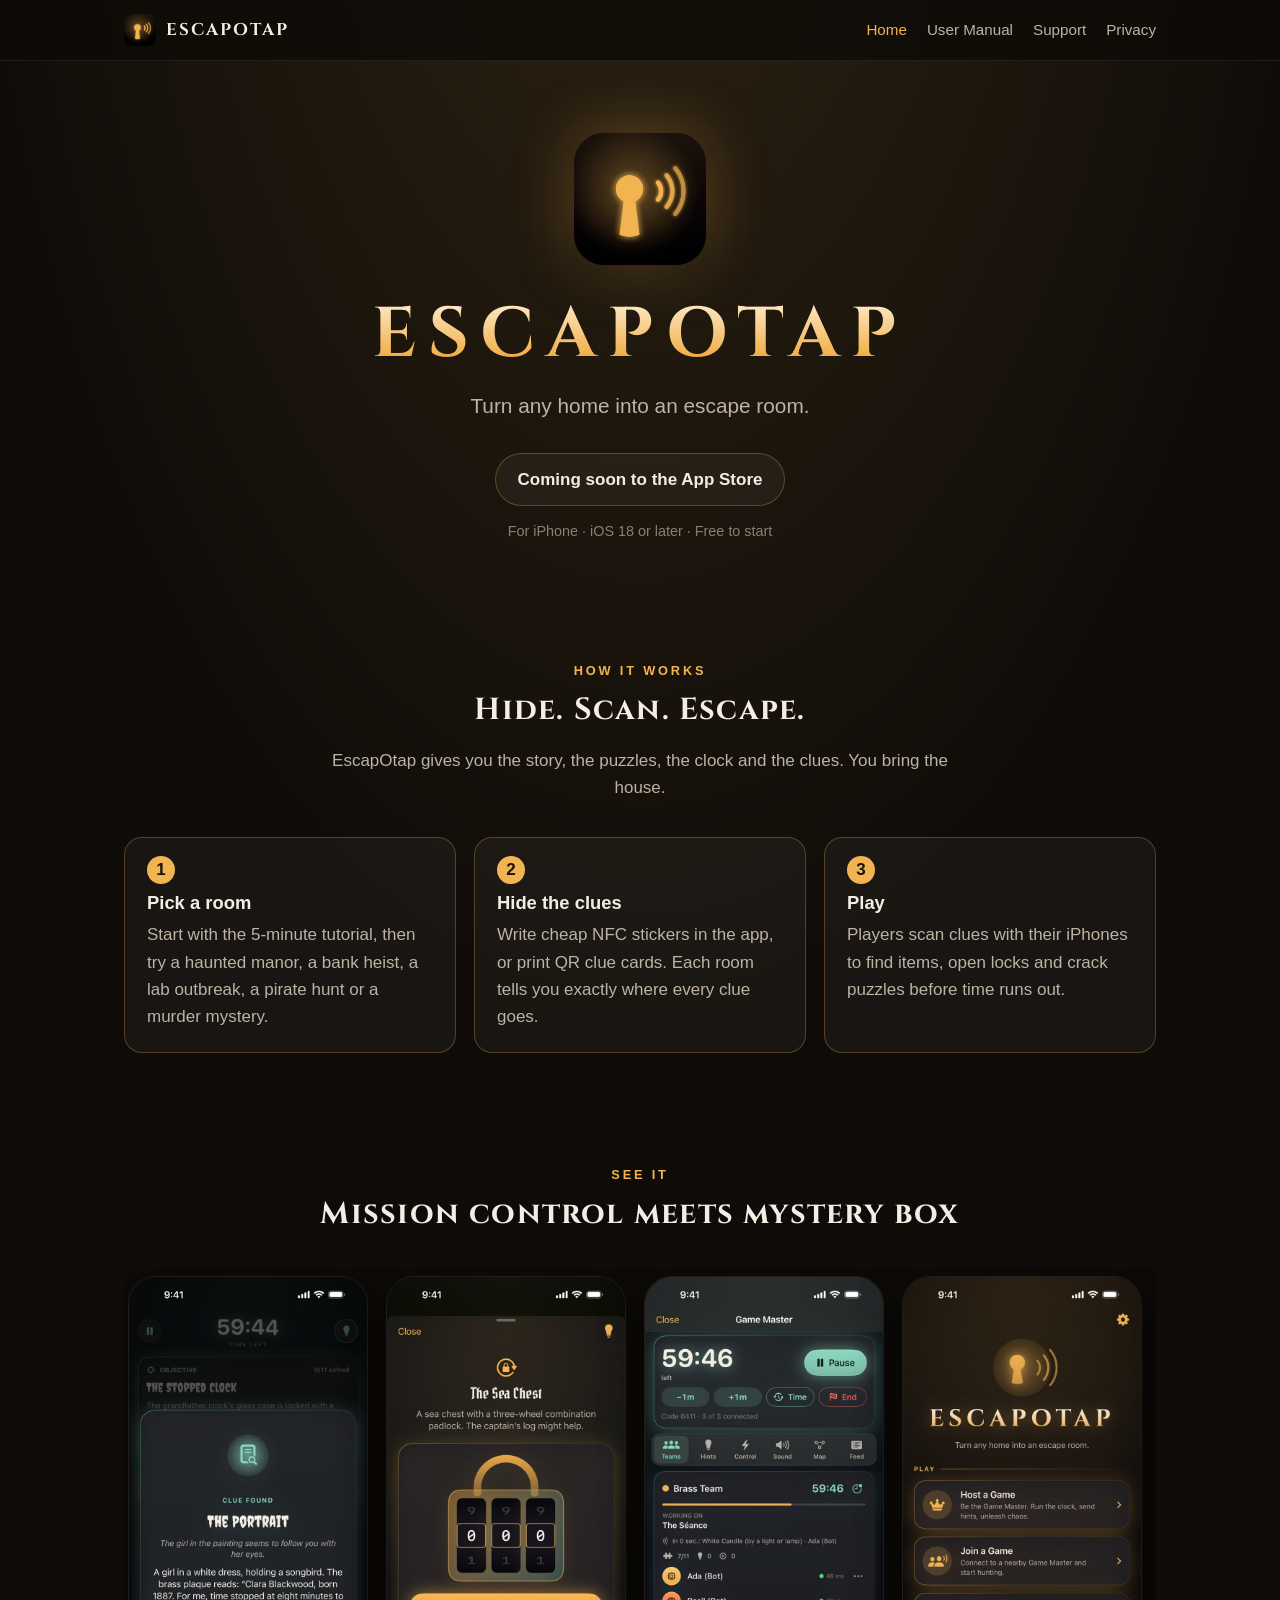
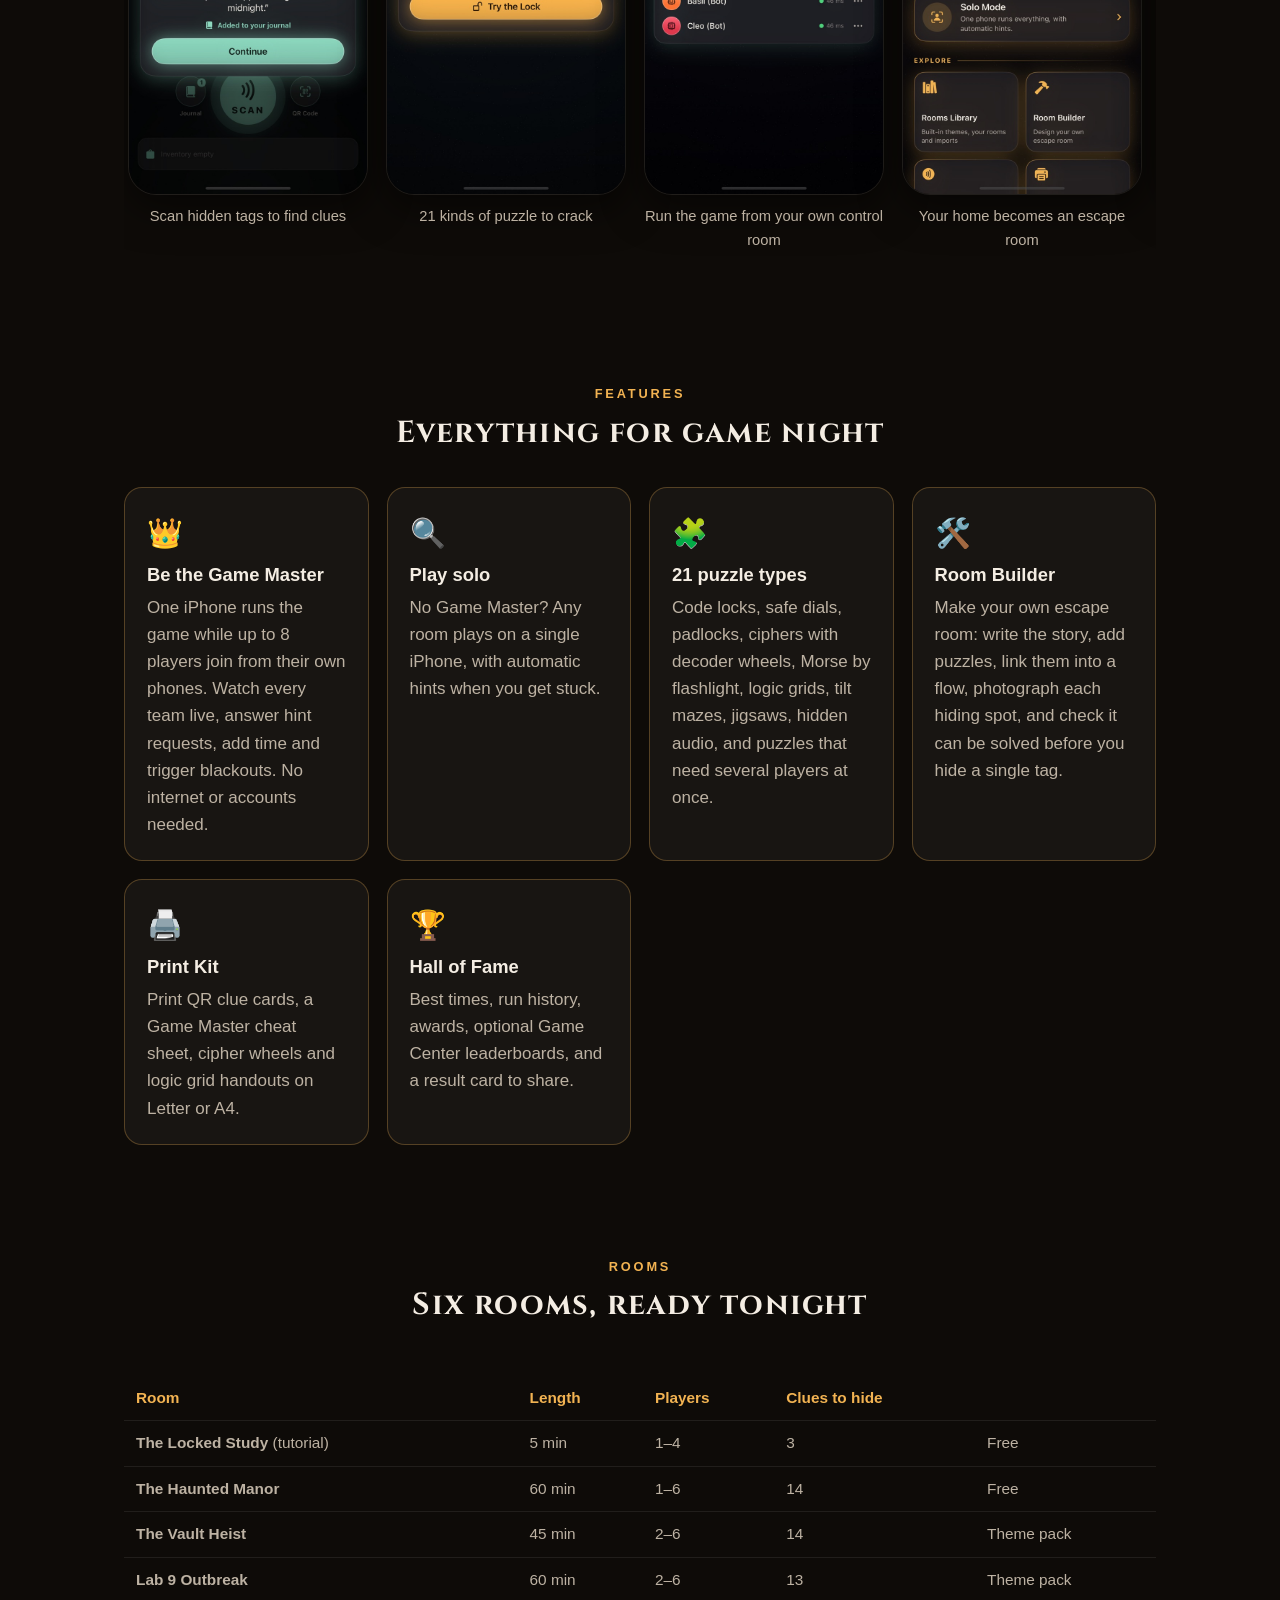
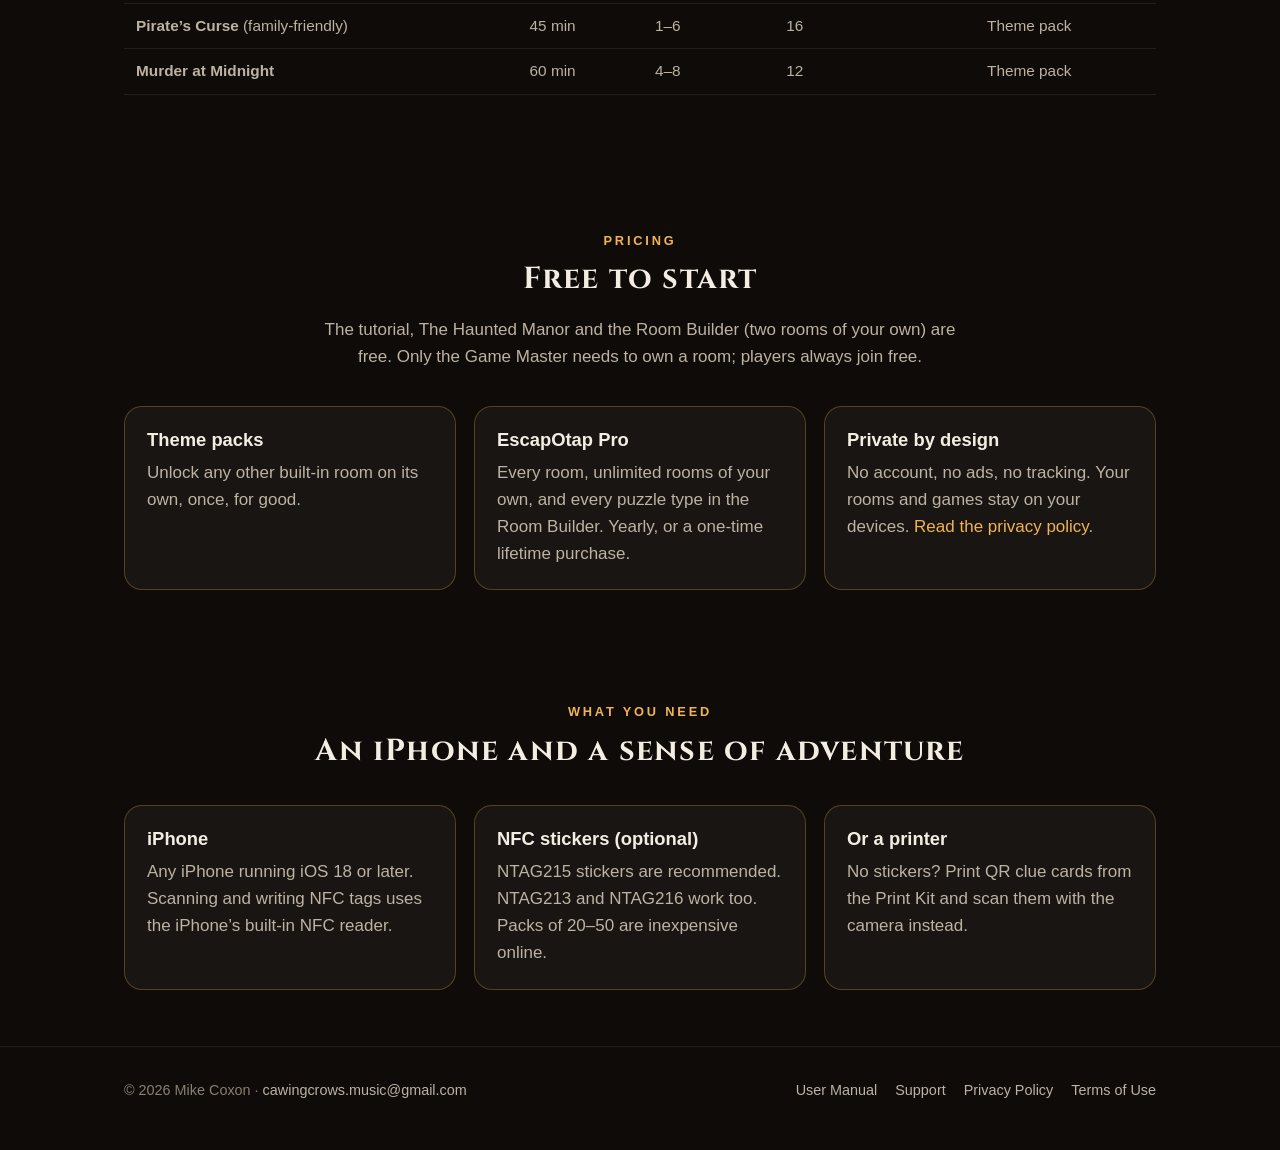
<file: index.html>
<!DOCTYPE html>
<html lang="en">
<head>
  <meta charset="utf-8">
  <meta name="viewport" content="width=device-width, initial-scale=1">
  <title>EscapOtap: Turn your home into an escape room</title>
  <meta name="description" content="EscapOtap turns any home into an escape room. Hide NFC tags or QR cards, scan them with your iPhone, solve puzzles and race the clock. Solo or with a Game Master and up to 8 players.">
  <meta property="og:title" content="EscapOtap: Turn your home into an escape room">
  <meta property="og:description" content="Hide clues around your home, scan them with your iPhone, and race the clock.">
  <meta property="og:image" content="https://coxon64.github.io/escapotap/assets/icon-512.png">
  <meta name="theme-color" content="#0e0b08">
  <link rel="icon" href="assets/favicon.png">
  <link rel="apple-touch-icon" href="assets/apple-touch-icon.png">
  <link rel="stylesheet" href="assets/style.css">
</head>
<body>

<header class="site-header">
  <div class="wrap">
    <a class="brand" href="./"><img src="assets/favicon.png" alt="">ESCAPOTAP</a>
    <nav class="site-nav" aria-label="Main">
      <a href="./" aria-current="page">Home</a>
      <a href="manual/">User Manual</a>
      <a href="support/">Support</a>
      <a href="privacy/">Privacy</a>
    </nav>
  </div>
</header>

<main>

  <div class="hero wrap">
    <img class="icon" src="assets/icon-512.png" alt="EscapOtap app icon: a glowing keyhole with NFC waves">
    <h1>ESCAPOTAP</h1>
    <p class="tagline">Turn any home into an escape room.</p>
    <!-- After approval, replace this badge with Apple's official "Download on the App Store" badge linking to your App Store page. -->
    <span class="badge">Coming soon to the App Store</span>
    <p class="fine">For iPhone · iOS 18 or later · Free to start</p>
  </div>

  <section class="wrap">
    <div class="section-title">
      <span class="eyebrow">How it works</span>
      <h2>Hide. Scan. Escape.</h2>
      <p>EscapOtap gives you the story, the puzzles, the clock and the clues. You bring the house.</p>
    </div>
    <div class="grid steps">
      <div class="card">
        <h3>Pick a room</h3>
        <p>Start with the 5-minute tutorial, then try a haunted manor, a bank heist, a lab outbreak, a pirate hunt or a murder mystery.</p>
      </div>
      <div class="card">
        <h3>Hide the clues</h3>
        <p>Write cheap NFC stickers in the app, or print QR clue cards. Each room tells you exactly where every clue goes.</p>
      </div>
      <div class="card">
        <h3>Play</h3>
        <p>Players scan clues with their iPhones to find items, open locks and crack puzzles before time runs out.</p>
      </div>
    </div>
  </section>

  <section class="wrap">
    <div class="section-title">
      <span class="eyebrow">See it</span>
      <h2>Mission control meets mystery box</h2>
    </div>
    <div class="shots">
      <figure><img src="assets/screens/02-clue-reveal.jpg" alt="A clue being revealed after scanning a tag" loading="lazy"><figcaption>Scan hidden tags to find clues</figcaption></figure>
      <figure><img src="assets/screens/03-puzzle.jpg" alt="A puzzle on screen" loading="lazy"><figcaption>21 kinds of puzzle to crack</figcaption></figure>
      <figure><img src="assets/screens/04-game-master.jpg" alt="The Game Master's control room" loading="lazy"><figcaption>Run the game from your own control room</figcaption></figure>
      <figure><img src="assets/screens/01-home.jpg" alt="The EscapOtap home screen" loading="lazy"><figcaption>Your home becomes an escape room</figcaption></figure>
      <figure><img src="assets/screens/06-control-room.jpg" alt="Game Master controls for hints and events" loading="lazy"><figcaption>Send hints, add time, trigger blackouts</figcaption></figure>
      <figure><img src="assets/screens/07-room-builder.jpg" alt="The Room Builder editor" loading="lazy"><figcaption>Build and share your own rooms</figcaption></figure>
      <figure><img src="assets/screens/11-victory.jpg" alt="The victory screen" loading="lazy"><figcaption>Beat the clock</figcaption></figure>
      <figure><img src="assets/screens/10-print-kit.jpg" alt="The Print Kit preview" loading="lazy"><figcaption>Print clue cards and a cheat sheet</figcaption></figure>
    </div>
  </section>

  <section class="wrap">
    <div class="section-title">
      <span class="eyebrow">Features</span>
      <h2>Everything for game night</h2>
    </div>
    <div class="grid">
      <div class="card"><span class="emoji">👑</span><h3>Be the Game Master</h3><p>One iPhone runs the game while up to 8 players join from their own phones. Watch every team live, answer hint requests, add time and trigger blackouts. No internet or accounts needed.</p></div>
      <div class="card"><span class="emoji">🔍</span><h3>Play solo</h3><p>No Game Master? Any room plays on a single iPhone, with automatic hints when you get stuck.</p></div>
      <div class="card"><span class="emoji">🧩</span><h3>21 puzzle types</h3><p>Code locks, safe dials, padlocks, ciphers with decoder wheels, Morse by flashlight, logic grids, tilt mazes, jigsaws, hidden audio, and puzzles that need several players at once.</p></div>
      <div class="card"><span class="emoji">🛠️</span><h3>Room Builder</h3><p>Make your own escape room: write the story, add puzzles, link them into a flow, photograph each hiding spot, and check it can be solved before you hide a single tag.</p></div>
      <div class="card"><span class="emoji">🖨️</span><h3>Print Kit</h3><p>Print QR clue cards, a Game Master cheat sheet, cipher wheels and logic grid handouts on Letter or A4.</p></div>
      <div class="card"><span class="emoji">🏆</span><h3>Hall of Fame</h3><p>Best times, run history, awards, optional Game Center leaderboards, and a result card to share.</p></div>
    </div>
  </section>

  <section class="wrap">
    <div class="section-title">
      <span class="eyebrow">Rooms</span>
      <h2>Six rooms, ready tonight</h2>
    </div>
    <div class="table-wrap">
      <table>
        <thead><tr><th>Room</th><th>Length</th><th>Players</th><th>Clues to hide</th><th></th></tr></thead>
        <tbody>
          <tr><td><strong>The Locked Study</strong> (tutorial)</td><td>5 min</td><td>1–4</td><td>3</td><td>Free</td></tr>
          <tr><td><strong>The Haunted Manor</strong></td><td>60 min</td><td>1–6</td><td>14</td><td>Free</td></tr>
          <tr><td><strong>The Vault Heist</strong></td><td>45 min</td><td>2–6</td><td>14</td><td>Theme pack</td></tr>
          <tr><td><strong>Lab 9 Outbreak</strong></td><td>60 min</td><td>2–6</td><td>13</td><td>Theme pack</td></tr>
          <tr><td><strong>Pirate’s Curse</strong> (family-friendly)</td><td>45 min</td><td>1–6</td><td>16</td><td>Theme pack</td></tr>
          <tr><td><strong>Murder at Midnight</strong></td><td>60 min</td><td>4–8</td><td>12</td><td>Theme pack</td></tr>
        </tbody>
      </table>
    </div>
  </section>

  <section class="wrap">
    <div class="section-title">
      <span class="eyebrow">Pricing</span>
      <h2>Free to start</h2>
      <p>The tutorial, The Haunted Manor and the Room Builder (two rooms of your own) are free. Only the Game Master needs to own a room; players always join free.</p>
    </div>
    <div class="grid">
      <div class="card"><h3>Theme packs</h3><p>Unlock any other built-in room on its own, once, for good.</p></div>
      <div class="card"><h3>EscapOtap Pro</h3><p>Every room, unlimited rooms of your own, and every puzzle type in the Room Builder. Yearly, or a one-time lifetime purchase.</p></div>
      <div class="card"><h3>Private by design</h3><p>No account, no ads, no tracking. Your rooms and games stay on your devices. <a href="privacy/">Read the privacy policy</a>.</p></div>
    </div>
  </section>

  <section class="wrap">
    <div class="section-title">
      <span class="eyebrow">What you need</span>
      <h2>An iPhone and a sense of adventure</h2>
    </div>
    <div class="grid">
      <div class="card"><h3>iPhone</h3><p>Any iPhone running iOS 18 or later. Scanning and writing NFC tags uses the iPhone’s built-in NFC reader.</p></div>
      <div class="card"><h3>NFC stickers (optional)</h3><p>NTAG215 stickers are recommended. NTAG213 and NTAG216 work too. Packs of 20–50 are inexpensive online.</p></div>
      <div class="card"><h3>Or a printer</h3><p>No stickers? Print QR clue cards from the Print Kit and scan them with the camera instead.</p></div>
    </div>
  </section>

</main>

<footer class="site-footer">
  <div class="wrap">
    <span>© 2026 Mike Coxon · <a href="mailto:cawingcrows.music@gmail.com">cawingcrows.music@gmail.com</a></span>
    <nav aria-label="Footer">
      <a href="manual/">User Manual</a>
      <a href="support/">Support</a>
      <a href="privacy/">Privacy Policy</a>
      <a href="https://www.apple.com/legal/internet-services/itunes/dev/stdeula/">Terms of Use</a>
    </nav>
  </div>
</footer>

</body>
</html>
</file>
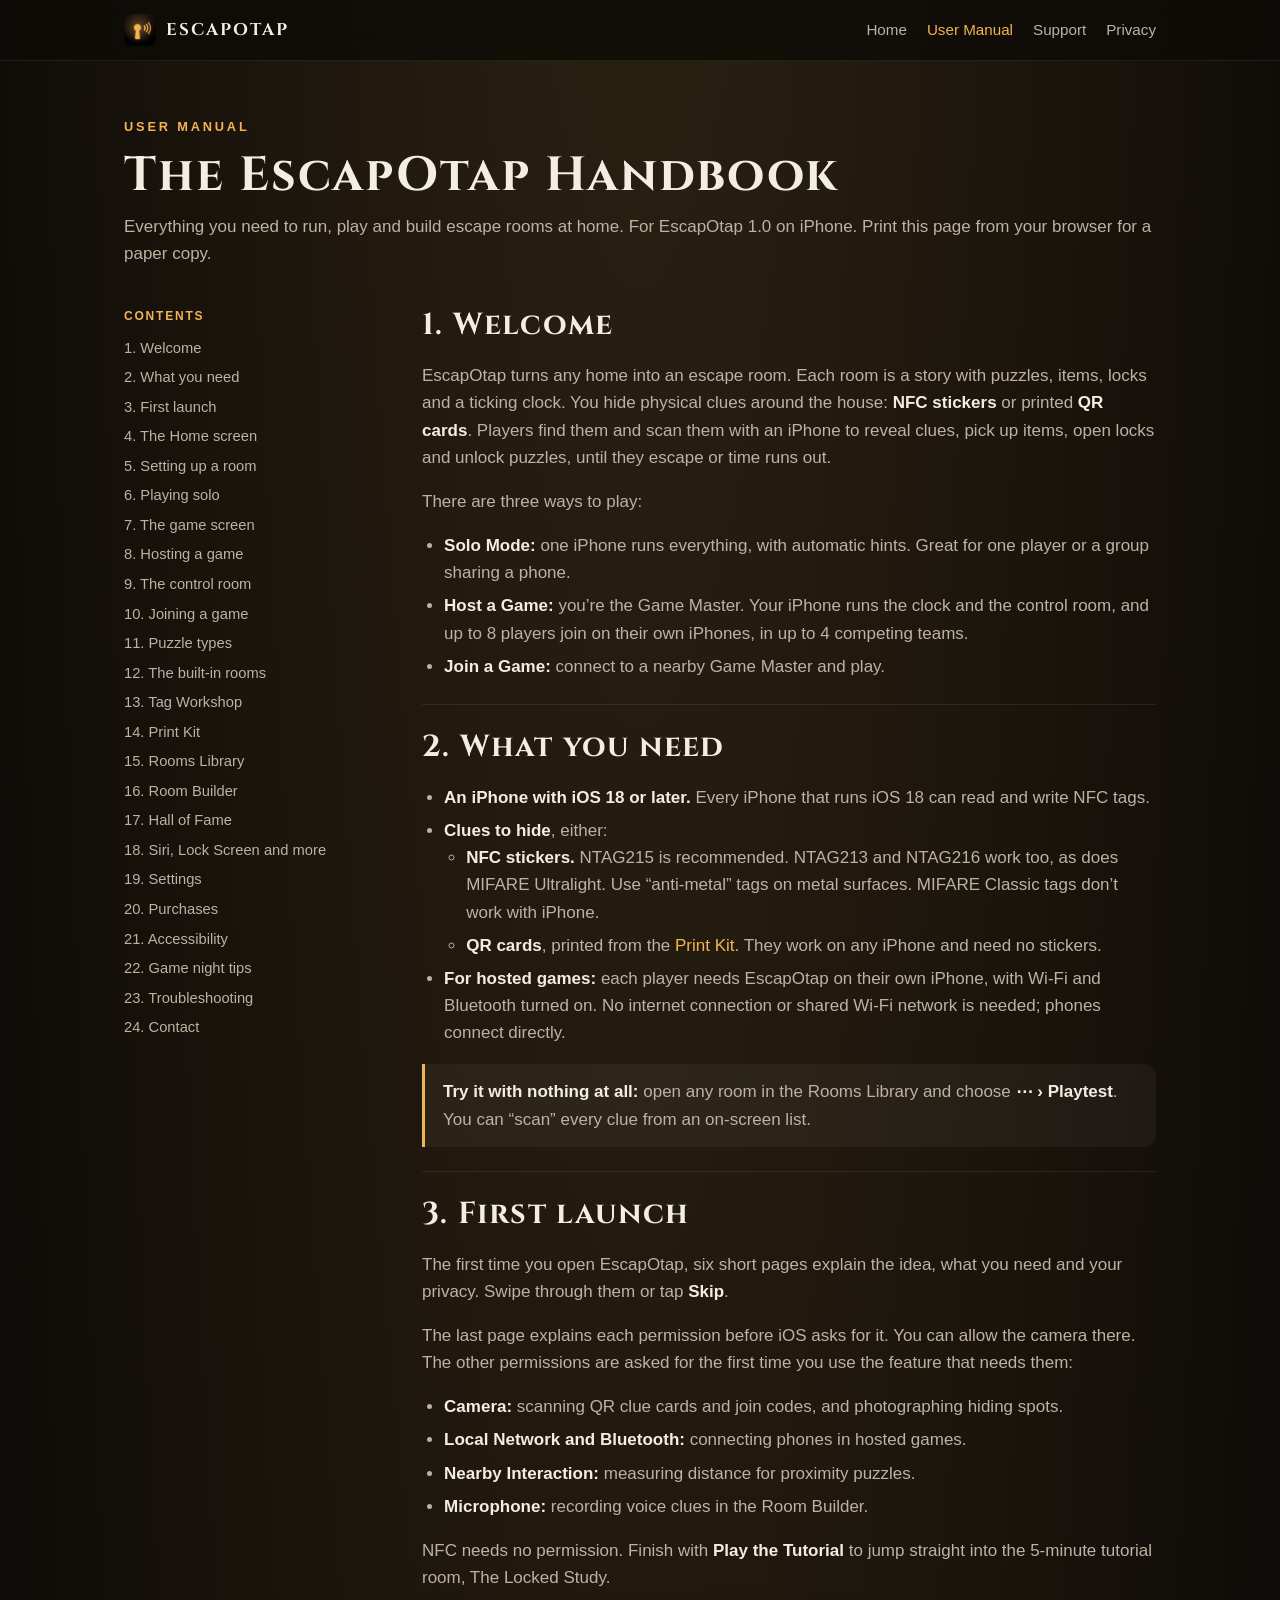
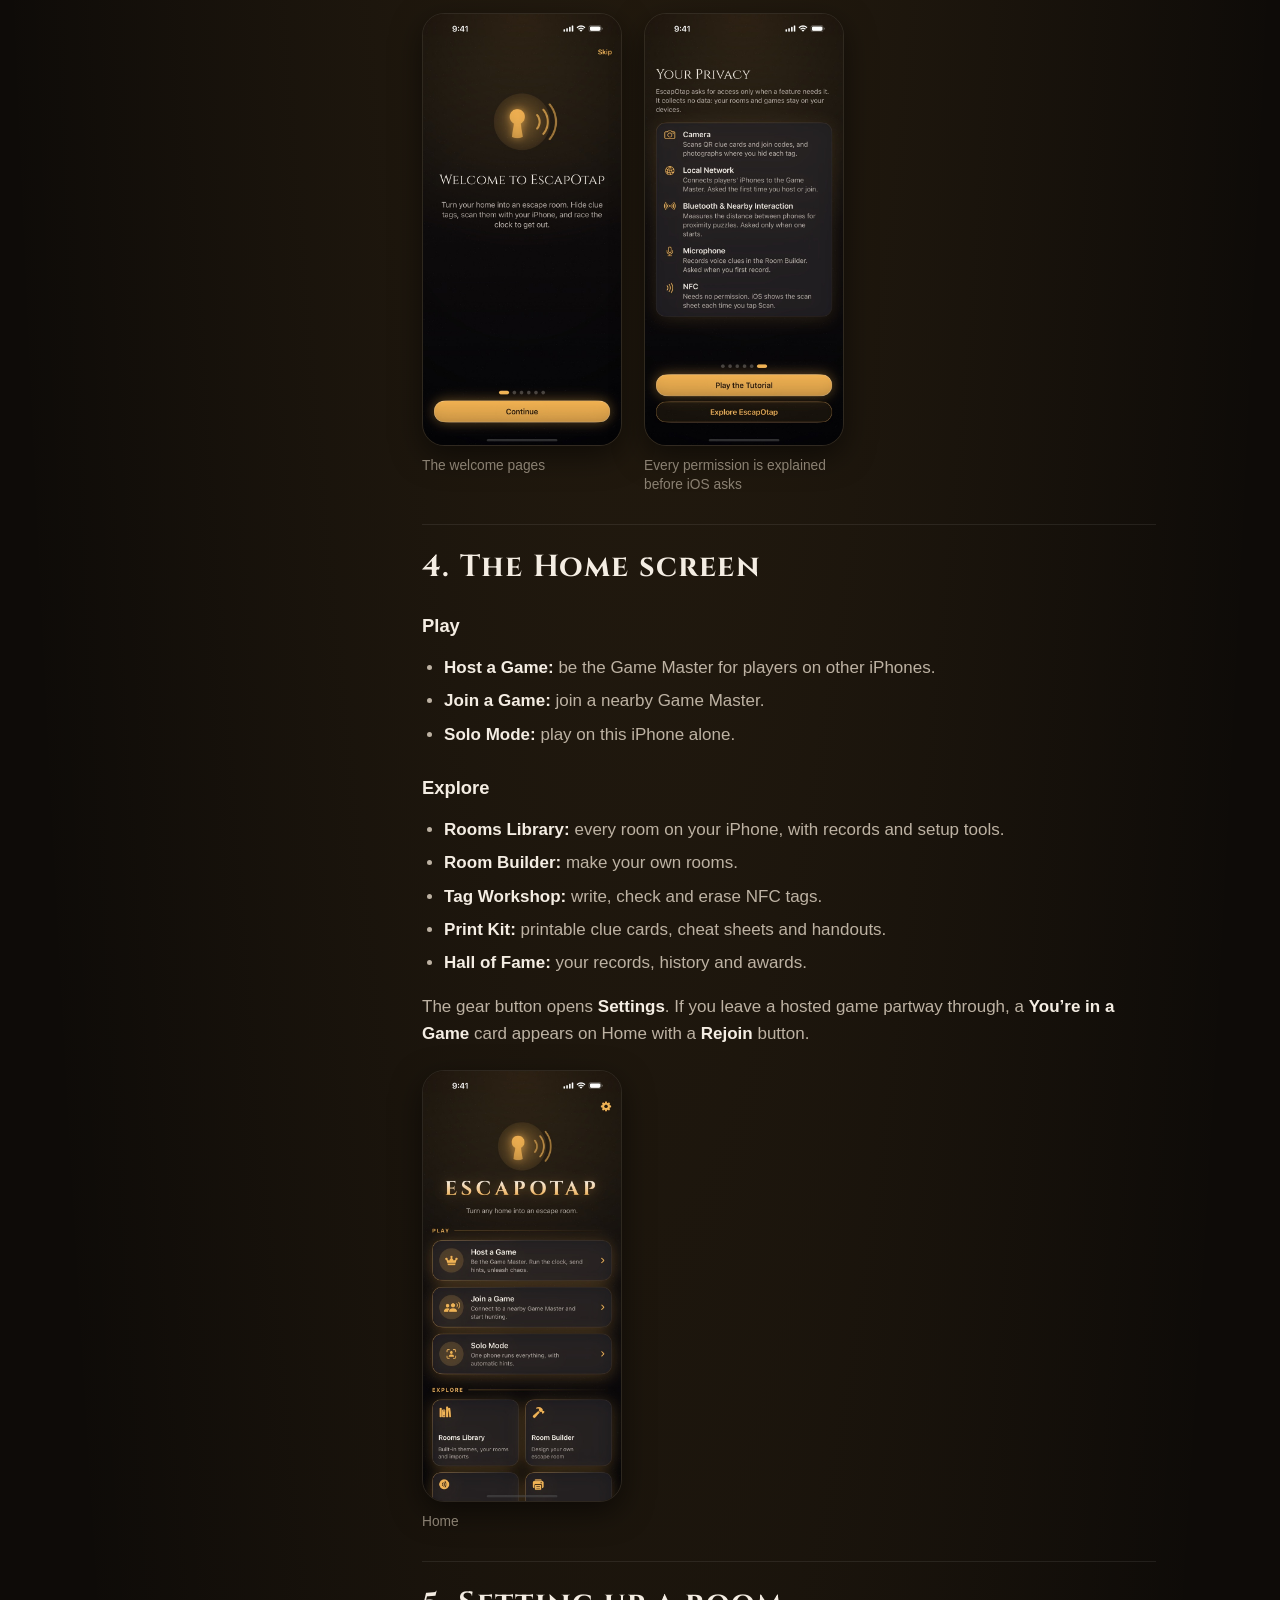
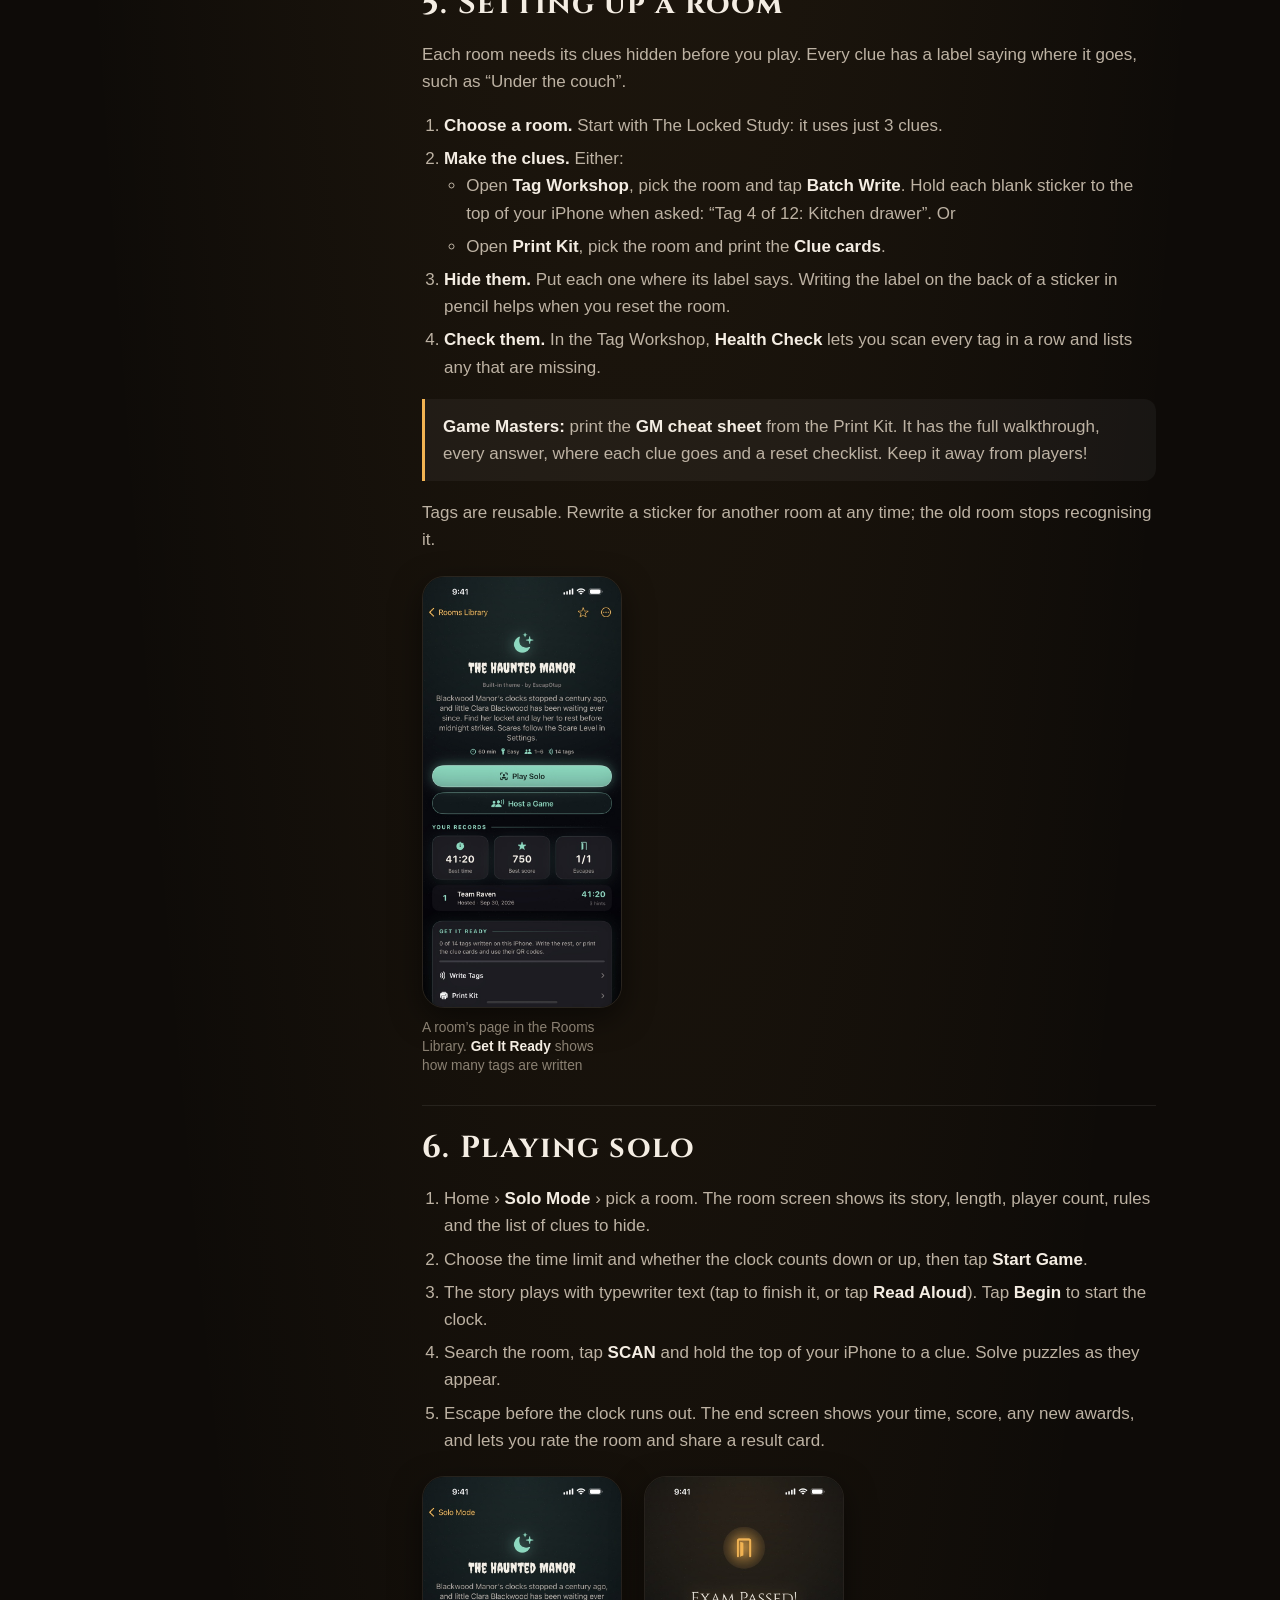
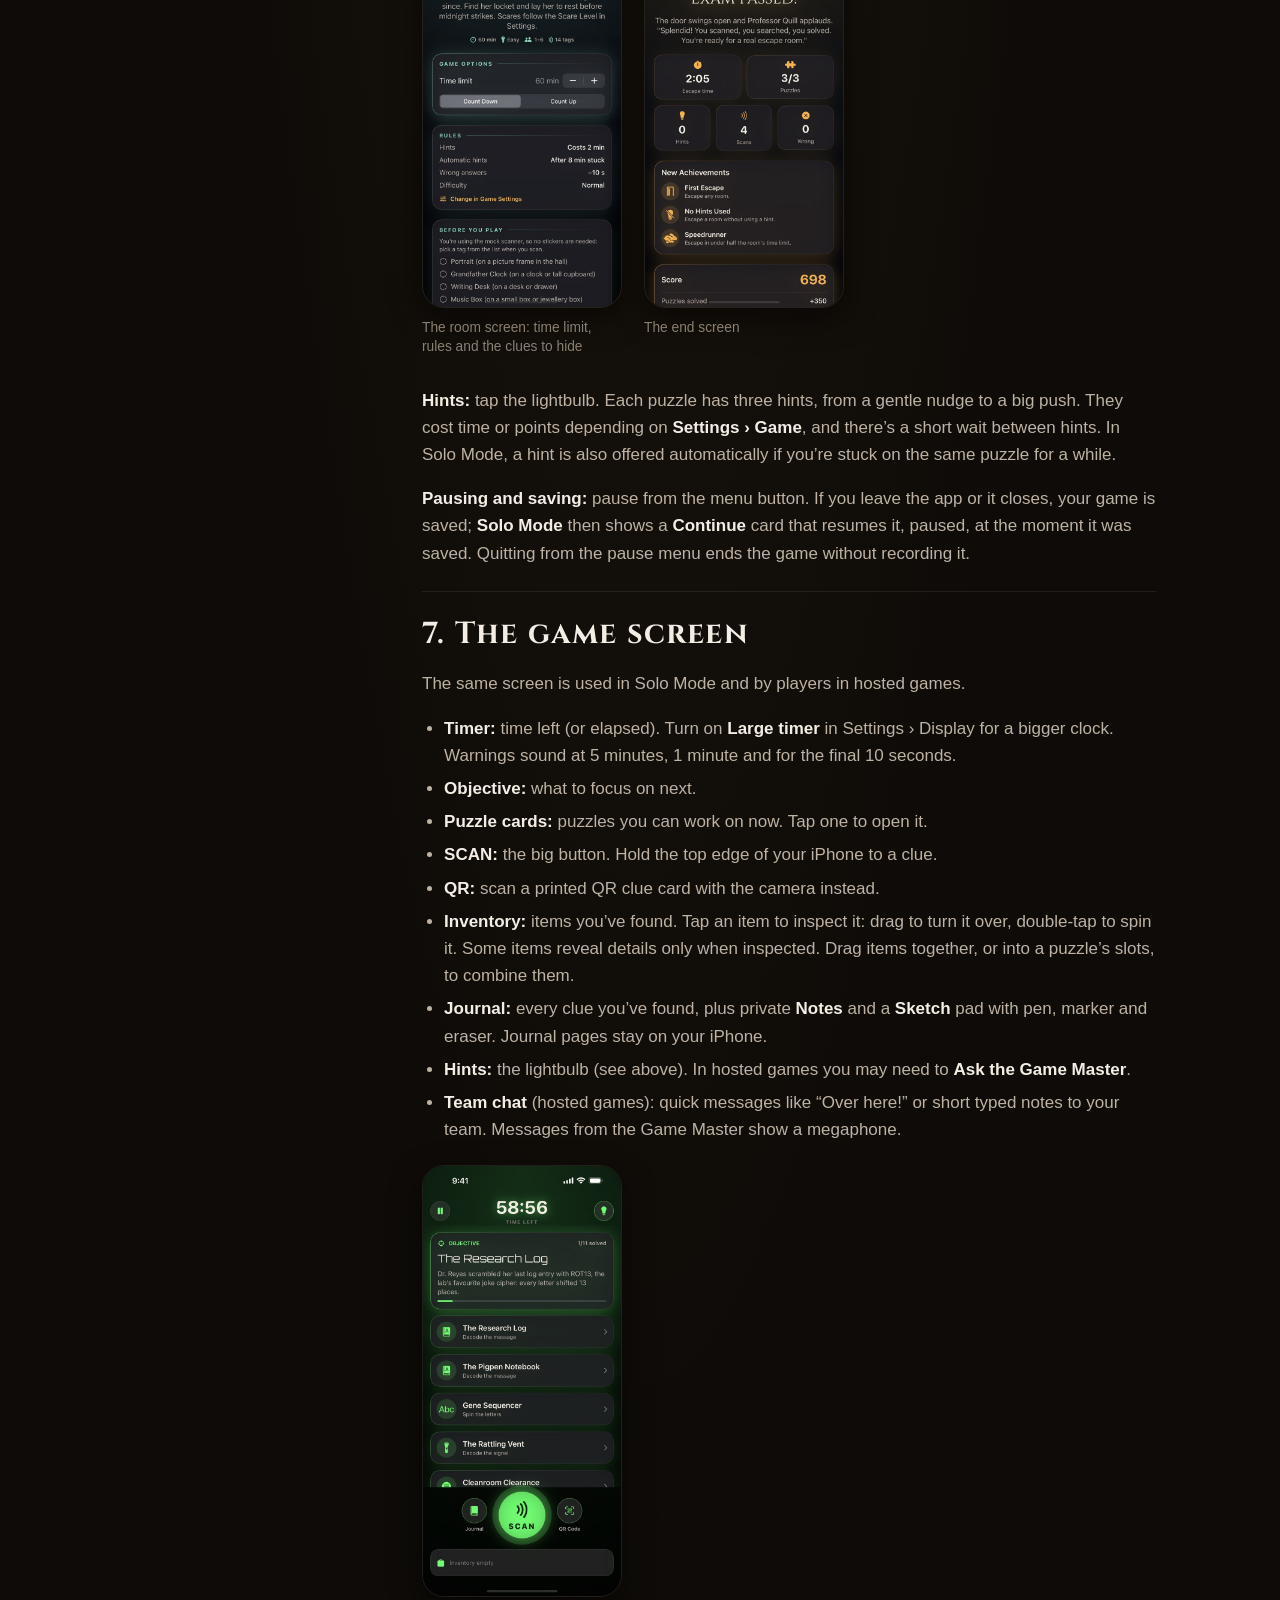
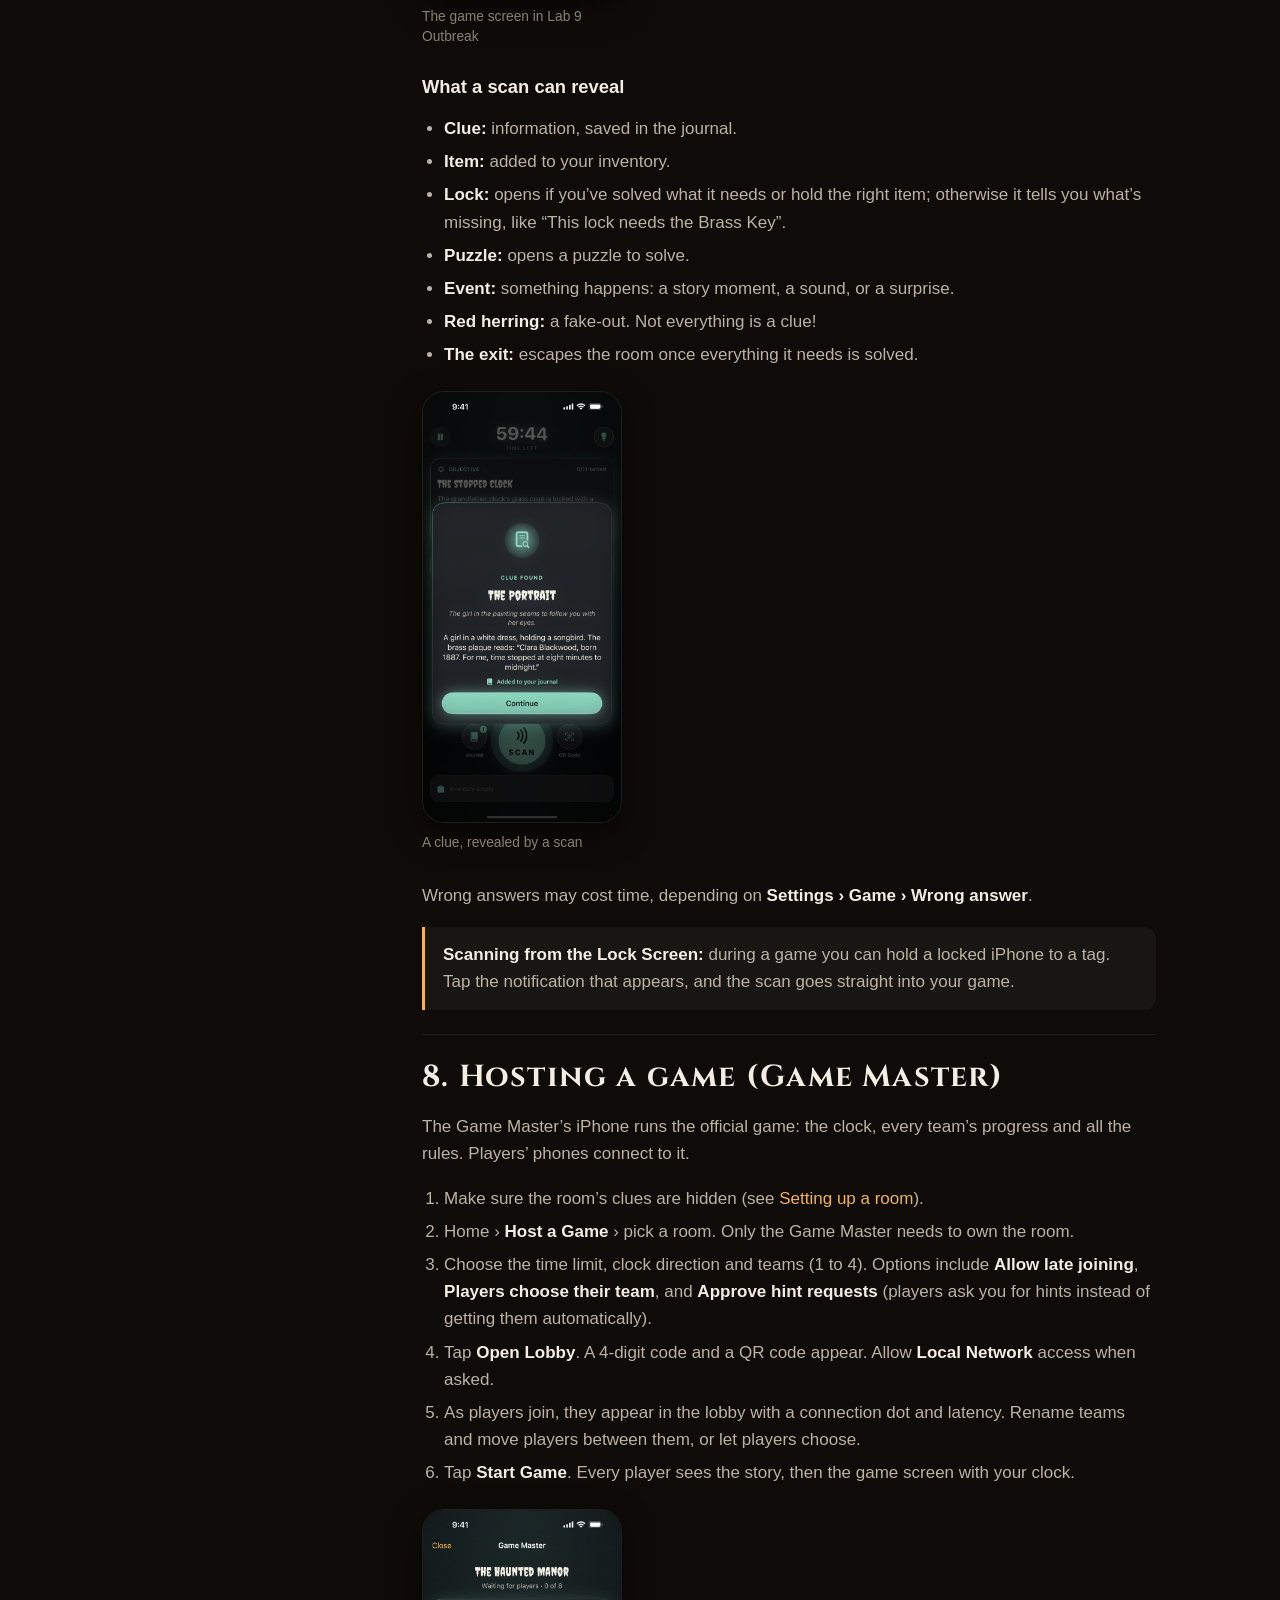
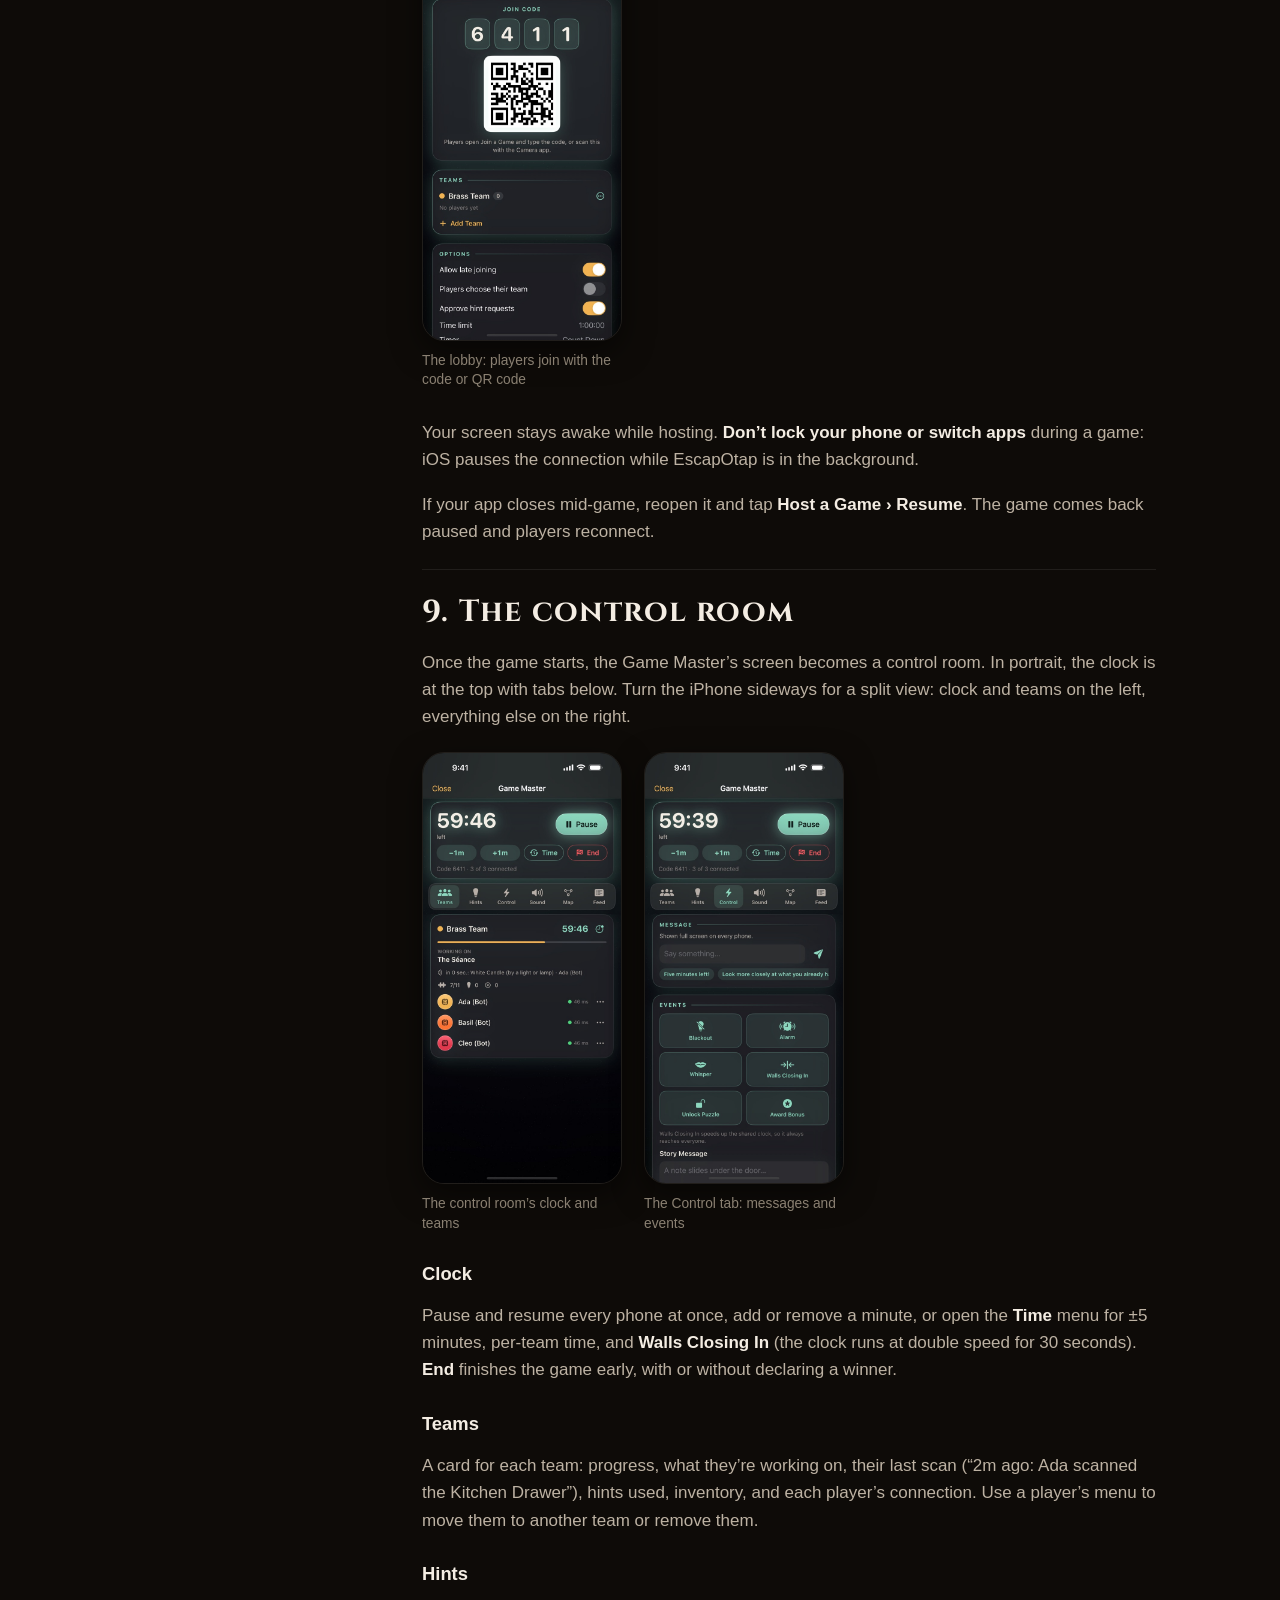
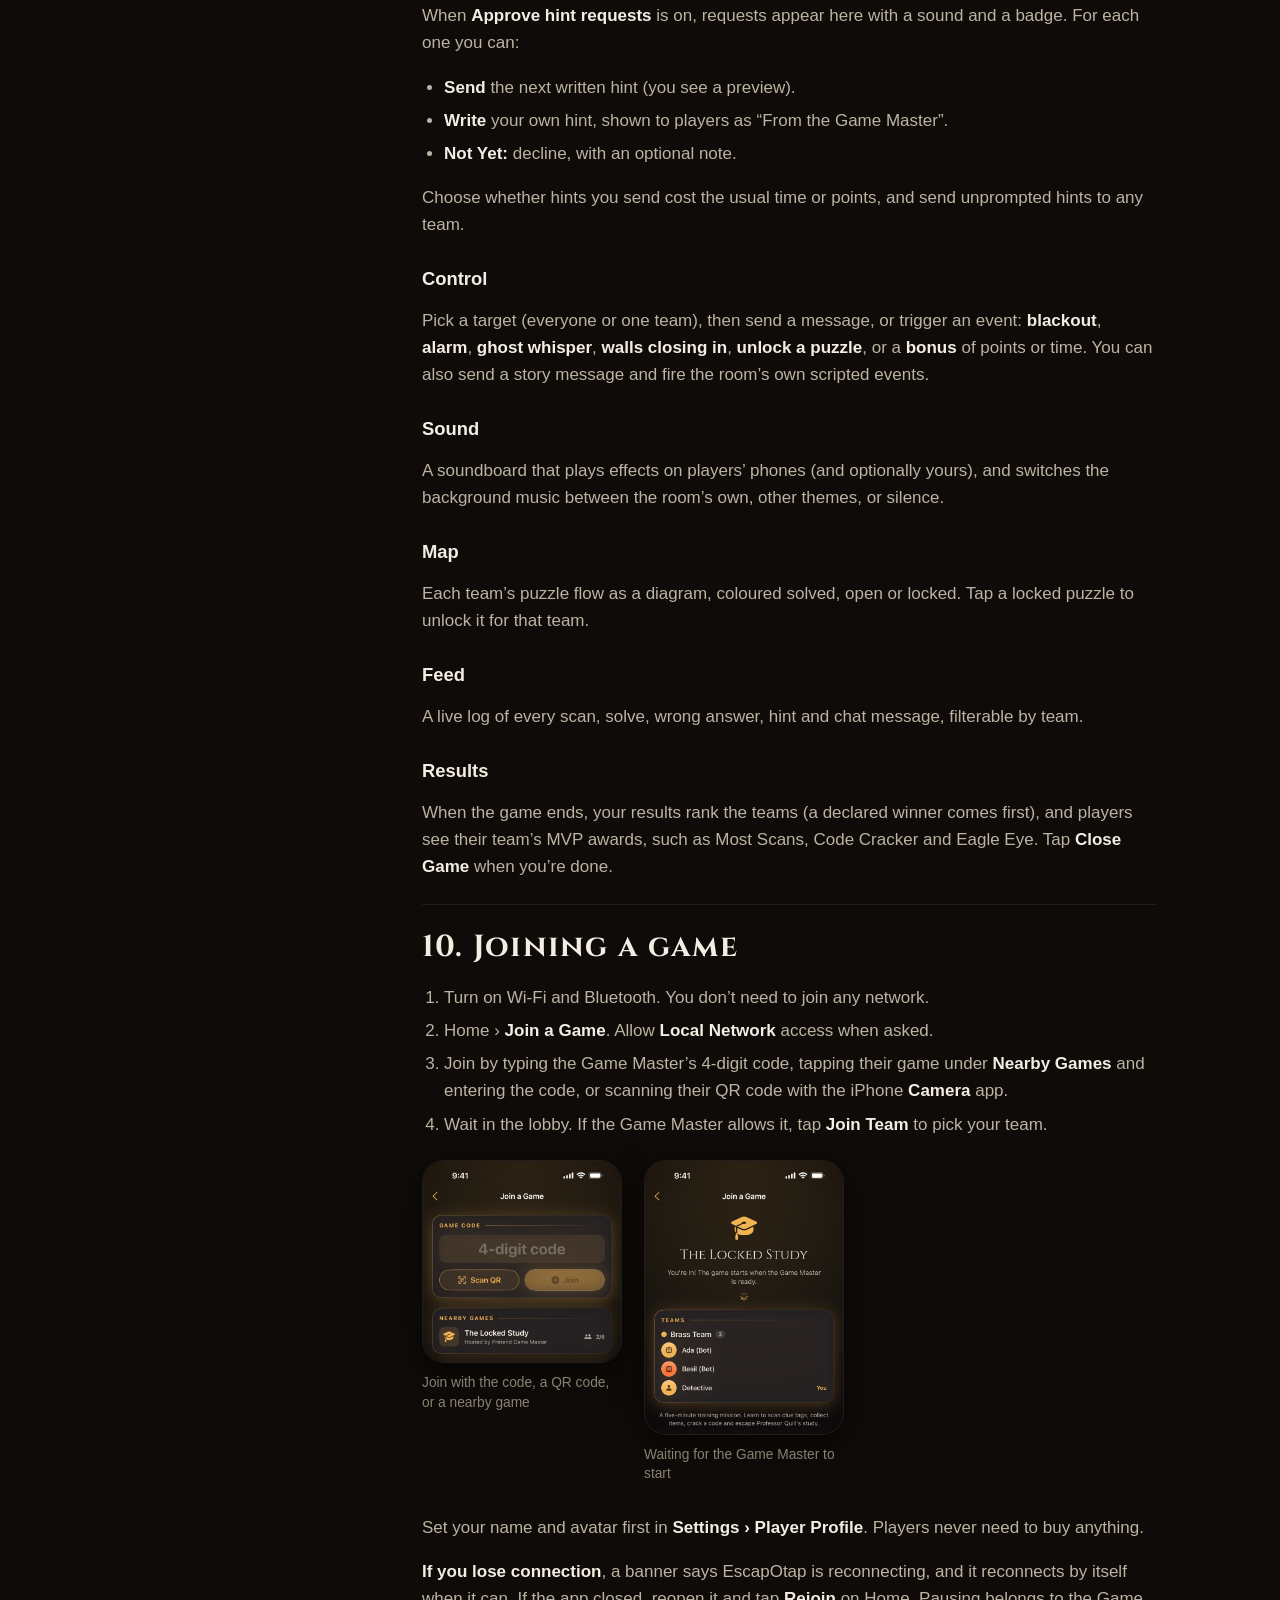
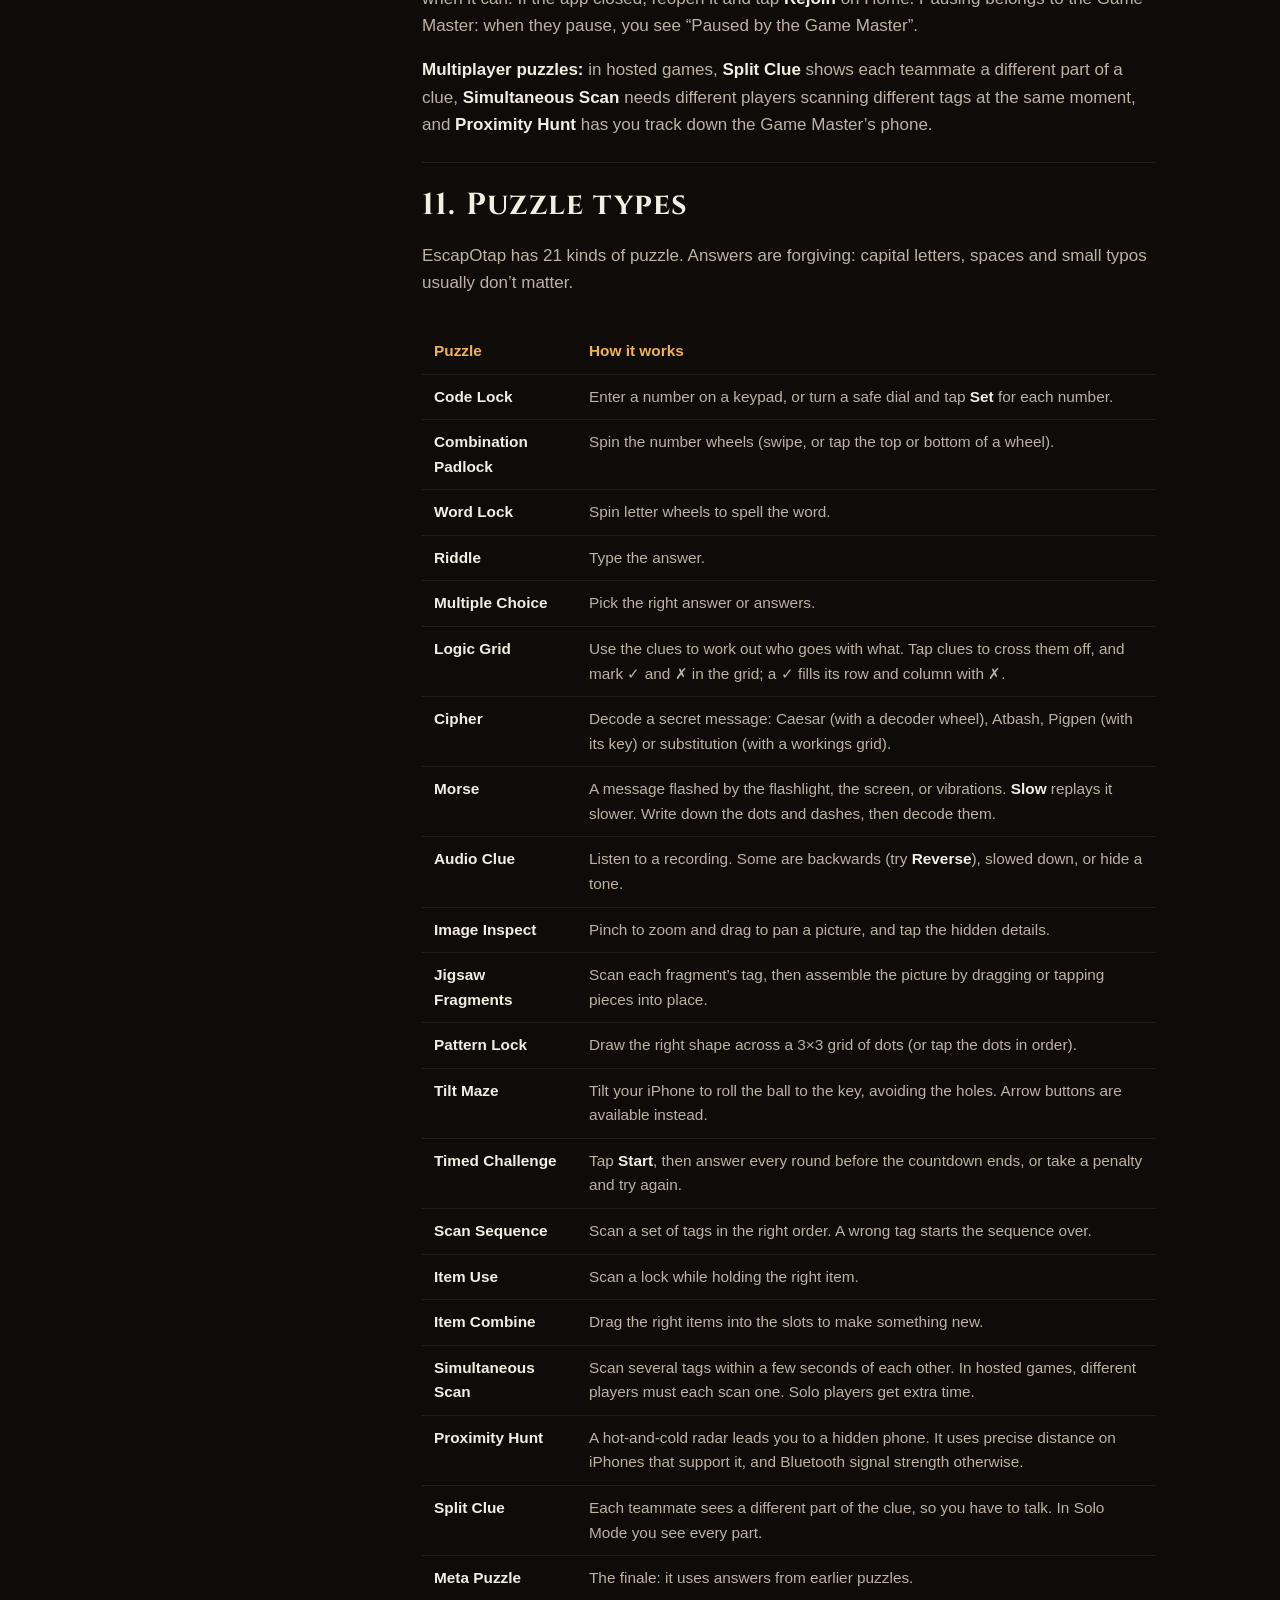
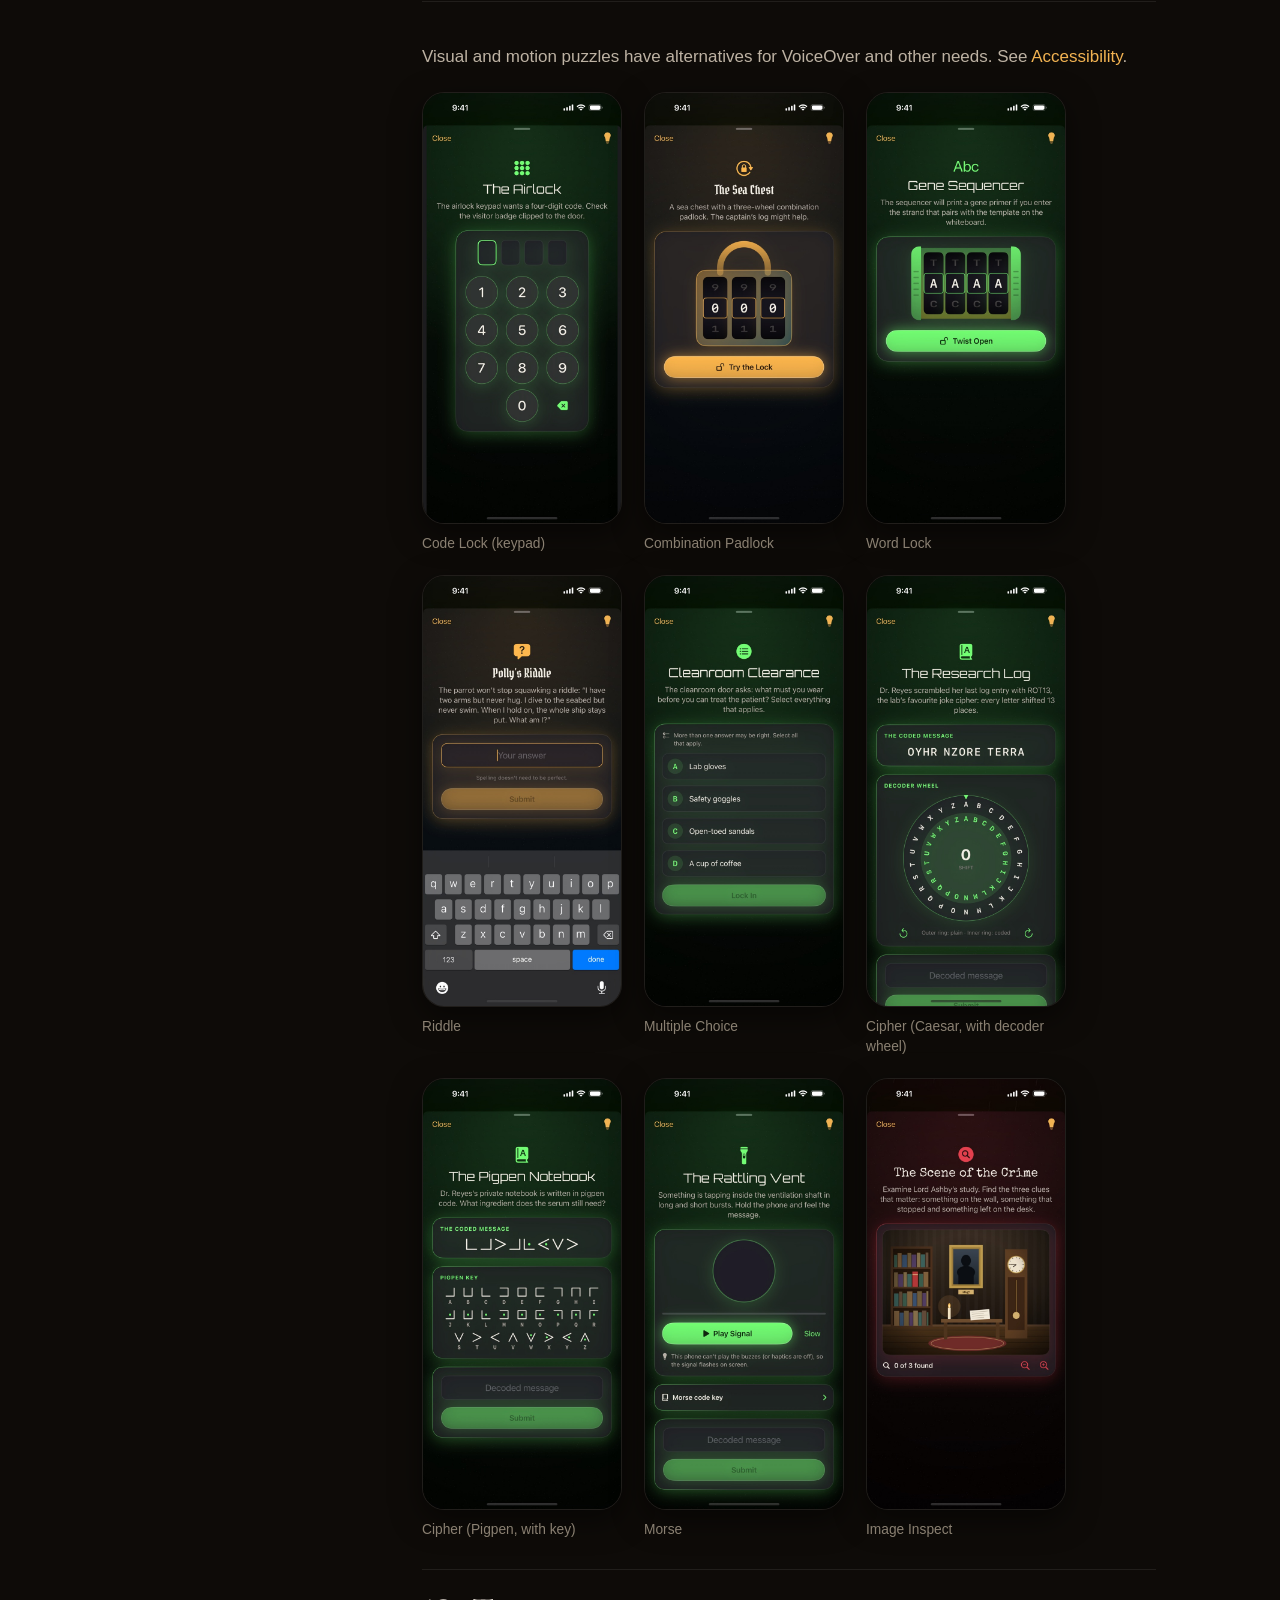
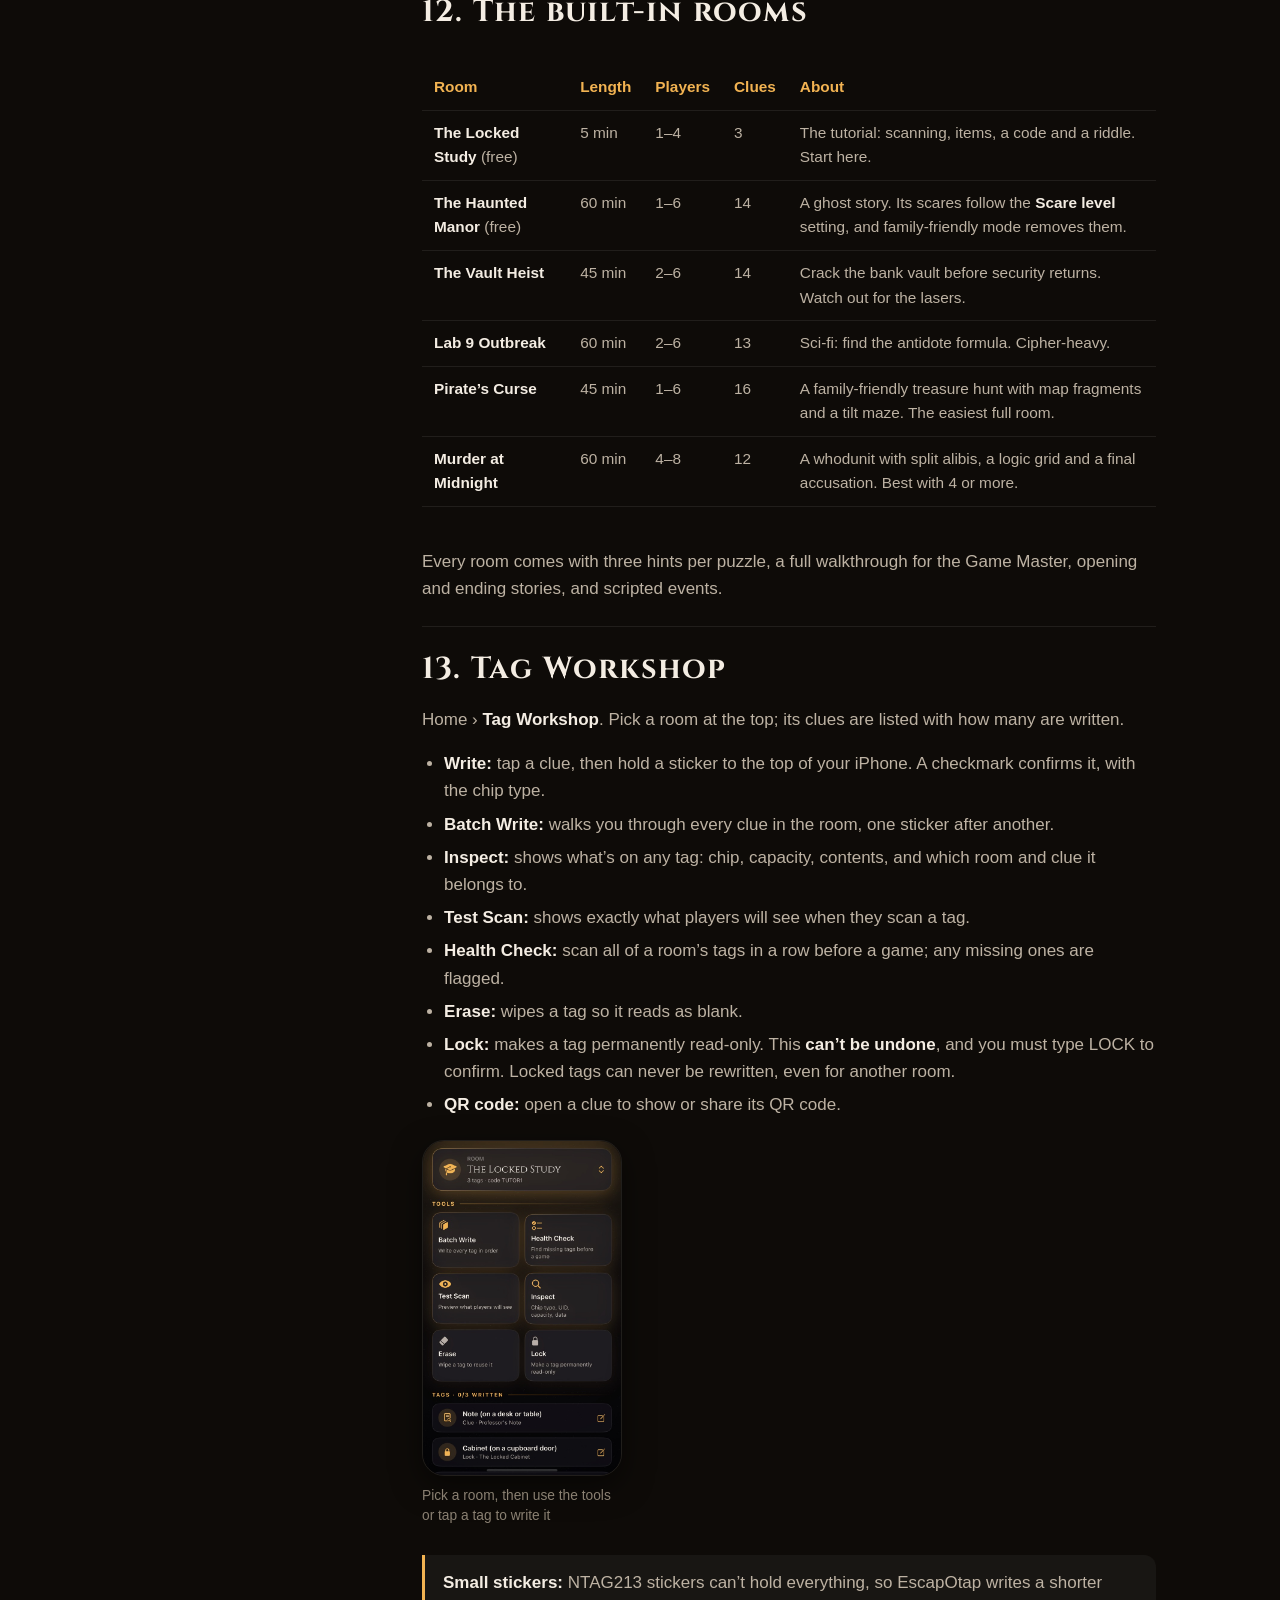
<file: manual/index.html>
<!DOCTYPE html>
<html lang="en">
<head>
  <meta charset="utf-8">
  <meta name="viewport" content="width=device-width, initial-scale=1">
  <title>User Manual · EscapOtap</title>
  <meta name="description" content="The EscapOtap user manual: setting up rooms, writing NFC tags, playing solo, hosting and joining games, the Game Master control room, every puzzle type, the Room Builder and more.">
  <meta name="theme-color" content="#0e0b08">
  <link rel="icon" href="../assets/favicon.png">
  <link rel="apple-touch-icon" href="../assets/apple-touch-icon.png">
  <link rel="stylesheet" href="../assets/style.css">
</head>
<body>

<header class="site-header">
  <div class="wrap">
    <a class="brand" href="../"><img src="../assets/favicon.png" alt="">ESCAPOTAP</a>
    <nav class="site-nav" aria-label="Main">
      <a href="../">Home</a>
      <a href="./" aria-current="page">User Manual</a>
      <a href="../support/">Support</a>
      <a href="../privacy/">Privacy</a>
    </nav>
  </div>
</header>

<main class="wrap">
  <div class="page-head">
    <span class="eyebrow">User Manual</span>
    <h1>The EscapOtap Handbook</h1>
    <p>Everything you need to run, play and build escape rooms at home. For EscapOtap 1.0 on iPhone. <span class="no-print">Print this page from your browser for a paper copy.</span></p>
  </div>

  <div class="doc">
    <nav class="toc" aria-label="Contents">
      <strong>Contents</strong>
      <ol>
        <li><a href="#welcome">1. Welcome</a></li>
        <li><a href="#need">2. What you need</a></li>
        <li><a href="#first">3. First launch</a></li>
        <li><a href="#home">4. The Home screen</a></li>
        <li><a href="#setup">5. Setting up a room</a></li>
        <li><a href="#solo">6. Playing solo</a></li>
        <li><a href="#hud">7. The game screen</a></li>
        <li><a href="#host">8. Hosting a game</a></li>
        <li><a href="#control">9. The control room</a></li>
        <li><a href="#join">10. Joining a game</a></li>
        <li><a href="#puzzles">11. Puzzle types</a></li>
        <li><a href="#rooms">12. The built-in rooms</a></li>
        <li><a href="#workshop">13. Tag Workshop</a></li>
        <li><a href="#print">14. Print Kit</a></li>
        <li><a href="#library">15. Rooms Library</a></li>
        <li><a href="#builder">16. Room Builder</a></li>
        <li><a href="#fame">17. Hall of Fame</a></li>
        <li><a href="#system">18. Siri, Lock Screen and more</a></li>
        <li><a href="#settings">19. Settings</a></li>
        <li><a href="#purchases">20. Purchases</a></li>
        <li><a href="#access">21. Accessibility</a></li>
        <li><a href="#tips">22. Game night tips</a></li>
        <li><a href="#trouble">23. Troubleshooting</a></li>
        <li><a href="#contact">24. Contact</a></li>
      </ol>
    </nav>

    <article class="article">

      <!-- MARK: 1 -->
      <h2 id="welcome">1. Welcome</h2>
      <p>EscapOtap turns any home into an escape room. Each room is a story with puzzles, items, locks and a ticking clock. You hide physical clues around the house: <strong>NFC stickers</strong> or printed <strong>QR cards</strong>. Players find them and scan them with an iPhone to reveal clues, pick up items, open locks and unlock puzzles, until they escape or time runs out.</p>
      <p>There are three ways to play:</p>
      <ul>
        <li><strong>Solo Mode:</strong> one iPhone runs everything, with automatic hints. Great for one player or a group sharing a phone.</li>
        <li><strong>Host a Game:</strong> you’re the Game Master. Your iPhone runs the clock and the control room, and up to 8 players join on their own iPhones, in up to 4 competing teams.</li>
        <li><strong>Join a Game:</strong> connect to a nearby Game Master and play.</li>
      </ul>

      <!-- MARK: 2 -->
      <h2 id="need">2. What you need</h2>
      <ul>
        <li><strong>An iPhone with iOS 18 or later.</strong> Every iPhone that runs iOS 18 can read and write NFC tags.</li>
        <li><strong>Clues to hide</strong>, either:
          <ul>
            <li><strong>NFC stickers.</strong> NTAG215 is recommended. NTAG213 and NTAG216 work too, as does MIFARE Ultralight. Use “anti-metal” tags on metal surfaces. MIFARE Classic tags don’t work with iPhone.</li>
            <li><strong>QR cards</strong>, printed from the <a href="#print">Print Kit</a>. They work on any iPhone and need no stickers.</li>
          </ul>
        </li>
        <li><strong>For hosted games:</strong> each player needs EscapOtap on their own iPhone, with Wi-Fi and Bluetooth turned on. No internet connection or shared Wi-Fi network is needed; phones connect directly.</li>
      </ul>
      <div class="note"><p><strong>Try it with nothing at all:</strong> open any room in the Rooms Library and choose <strong>⋯ › Playtest</strong>. You can “scan” every clue from an on-screen list.</p></div>

      <!-- MARK: 3 -->
      <h2 id="first">3. First launch</h2>
      <p>The first time you open EscapOtap, six short pages explain the idea, what you need and your privacy. Swipe through them or tap <strong>Skip</strong>.</p>
      <p>The last page explains each permission before iOS asks for it. You can allow the camera there. The other permissions are asked for the first time you use the feature that needs them:</p>
      <ul>
        <li><strong>Camera:</strong> scanning QR clue cards and join codes, and photographing hiding spots.</li>
        <li><strong>Local Network and Bluetooth:</strong> connecting phones in hosted games.</li>
        <li><strong>Nearby Interaction:</strong> measuring distance for proximity puzzles.</li>
        <li><strong>Microphone:</strong> recording voice clues in the Room Builder.</li>
      </ul>
      <p>NFC needs no permission. Finish with <strong>Play the Tutorial</strong> to jump straight into the 5-minute tutorial room, The Locked Study.</p>
      <div class="figs">
        <figure><a href="../assets/manual/onboarding.jpg"><img src="../assets/manual/onboarding.jpg" width="660" height="1434" alt="The first welcome page, with a glowing keyhole and a Continue button" loading="lazy"></a><figcaption>The welcome pages</figcaption></figure>
        <figure><a href="../assets/manual/onboarding-privacy.jpg"><img src="../assets/manual/onboarding-privacy.jpg" width="660" height="1434" alt="The Your Privacy page listing camera, local network, Bluetooth, microphone and NFC" loading="lazy"></a><figcaption>Every permission is explained before iOS asks</figcaption></figure>
      </div>

      <!-- MARK: 4 -->
      <h2 id="home">4. The Home screen</h2>
      <h3>Play</h3>
      <ul>
        <li><strong>Host a Game:</strong> be the Game Master for players on other iPhones.</li>
        <li><strong>Join a Game:</strong> join a nearby Game Master.</li>
        <li><strong>Solo Mode:</strong> play on this iPhone alone.</li>
      </ul>
      <h3>Explore</h3>
      <ul>
        <li><strong>Rooms Library:</strong> every room on your iPhone, with records and setup tools.</li>
        <li><strong>Room Builder:</strong> make your own rooms.</li>
        <li><strong>Tag Workshop:</strong> write, check and erase NFC tags.</li>
        <li><strong>Print Kit:</strong> printable clue cards, cheat sheets and handouts.</li>
        <li><strong>Hall of Fame:</strong> your records, history and awards.</li>
      </ul>
      <p>The gear button opens <strong>Settings</strong>. If you leave a hosted game partway through, a <strong>You’re in a Game</strong> card appears on Home with a <strong>Rejoin</strong> button.</p>
      <div class="figs">
        <figure><a href="../assets/screens/01-home.jpg"><img src="../assets/screens/01-home.jpg" width="660" height="1434" alt="The Home screen with Play and Explore tiles" loading="lazy"></a><figcaption>Home</figcaption></figure>
      </div>

      <!-- MARK: 5 -->
      <h2 id="setup">5. Setting up a room</h2>
      <p>Each room needs its clues hidden before you play. Every clue has a label saying where it goes, such as “Under the couch”.</p>
      <ol>
        <li><strong>Choose a room.</strong> Start with The Locked Study: it uses just 3 clues.</li>
        <li><strong>Make the clues.</strong> Either:
          <ul>
            <li>Open <strong>Tag Workshop</strong>, pick the room and tap <strong>Batch Write</strong>. Hold each blank sticker to the top of your iPhone when asked: “Tag 4 of 12: Kitchen drawer”. Or</li>
            <li>Open <strong>Print Kit</strong>, pick the room and print the <strong>Clue cards</strong>.</li>
          </ul>
        </li>
        <li><strong>Hide them.</strong> Put each one where its label says. Writing the label on the back of a sticker in pencil helps when you reset the room.</li>
        <li><strong>Check them.</strong> In the Tag Workshop, <strong>Health Check</strong> lets you scan every tag in a row and lists any that are missing.</li>
      </ol>
      <div class="note"><p><strong>Game Masters:</strong> print the <strong>GM cheat sheet</strong> from the Print Kit. It has the full walkthrough, every answer, where each clue goes and a reset checklist. Keep it away from players!</p></div>
      <p>Tags are reusable. Rewrite a sticker for another room at any time; the old room stops recognising it.</p>
      <div class="figs">
        <figure><a href="../assets/manual/room-detail.jpg"><img src="../assets/manual/room-detail.jpg" width="660" height="1434" alt="The Haunted Manor's room page, with Play Solo, Host a Game, records and Get It Ready" loading="lazy"></a><figcaption>A room’s page in the Rooms Library. <strong>Get It Ready</strong> shows how many tags are written</figcaption></figure>
      </div>

      <!-- MARK: 6 -->
      <h2 id="solo">6. Playing solo</h2>
      <ol>
        <li>Home › <strong>Solo Mode</strong> › pick a room. The room screen shows its story, length, player count, rules and the list of clues to hide.</li>
        <li>Choose the time limit and whether the clock counts down or up, then tap <strong>Start Game</strong>.</li>
        <li>The story plays with typewriter text (tap to finish it, or tap <strong>Read Aloud</strong>). Tap <strong>Begin</strong> to start the clock.</li>
        <li>Search the room, tap <strong>SCAN</strong> and hold the top of your iPhone to a clue. Solve puzzles as they appear.</li>
        <li>Escape before the clock runs out. The end screen shows your time, score, any new awards, and lets you rate the room and share a result card.</li>
      </ol>
      <div class="figs">
        <figure><a href="../assets/manual/solo-setup.jpg"><img src="../assets/manual/solo-setup.jpg" width="660" height="1434" alt="The Haunted Manor's solo setup: story, time limit, rules and the list of clues to hide" loading="lazy"></a><figcaption>The room screen: time limit, rules and the clues to hide</figcaption></figure>
        <figure><a href="../assets/screens/11-victory.jpg"><img src="../assets/screens/11-victory.jpg" width="660" height="1434" alt="The victory screen showing escape time, puzzles, hints, scans and new achievements" loading="lazy"></a><figcaption>The end screen</figcaption></figure>
      </div>
      <p><strong>Hints:</strong> tap the lightbulb. Each puzzle has three hints, from a gentle nudge to a big push. They cost time or points depending on <strong>Settings › Game</strong>, and there’s a short wait between hints. In Solo Mode, a hint is also offered automatically if you’re stuck on the same puzzle for a while.</p>
      <p><strong>Pausing and saving:</strong> pause from the menu button. If you leave the app or it closes, your game is saved; <strong>Solo Mode</strong> then shows a <strong>Continue</strong> card that resumes it, paused, at the moment it was saved. Quitting from the pause menu ends the game without recording it.</p>

      <!-- MARK: 7 -->
      <h2 id="hud">7. The game screen</h2>
      <p>The same screen is used in Solo Mode and by players in hosted games.</p>
      <ul>
        <li><strong>Timer:</strong> time left (or elapsed). Turn on <strong>Large timer</strong> in Settings › Display for a bigger clock. Warnings sound at 5 minutes, 1 minute and for the final 10 seconds.</li>
        <li><strong>Objective:</strong> what to focus on next.</li>
        <li><strong>Puzzle cards:</strong> puzzles you can work on now. Tap one to open it.</li>
        <li><strong>SCAN:</strong> the big button. Hold the top edge of your iPhone to a clue.</li>
        <li><strong>QR:</strong> scan a printed QR clue card with the camera instead.</li>
        <li><strong>Inventory:</strong> items you’ve found. Tap an item to inspect it: drag to turn it over, double-tap to spin it. Some items reveal details only when inspected. Drag items together, or into a puzzle’s slots, to combine them.</li>
        <li><strong>Journal:</strong> every clue you’ve found, plus private <strong>Notes</strong> and a <strong>Sketch</strong> pad with pen, marker and eraser. Journal pages stay on your iPhone.</li>
        <li><strong>Hints:</strong> the lightbulb (see above). In hosted games you may need to <strong>Ask the Game Master</strong>.</li>
        <li><strong>Team chat</strong> (hosted games): quick messages like “Over here!” or short typed notes to your team. Messages from the Game Master show a megaphone.</li>
      </ul>
      <div class="figs">
        <figure><a href="../assets/manual/game-screen.jpg"><img src="../assets/manual/game-screen.jpg" width="660" height="1434" alt="The game screen: timer, objective, puzzle cards, the SCAN button, journal, QR and inventory" loading="lazy"></a><figcaption>The game screen in Lab 9 Outbreak</figcaption></figure>
      </div>
      <h3>What a scan can reveal</h3>
      <ul>
        <li><strong>Clue:</strong> information, saved in the journal.</li>
        <li><strong>Item:</strong> added to your inventory.</li>
        <li><strong>Lock:</strong> opens if you’ve solved what it needs or hold the right item; otherwise it tells you what’s missing, like “This lock needs the Brass Key”.</li>
        <li><strong>Puzzle:</strong> opens a puzzle to solve.</li>
        <li><strong>Event:</strong> something happens: a story moment, a sound, or a surprise.</li>
        <li><strong>Red herring:</strong> a fake-out. Not everything is a clue!</li>
        <li><strong>The exit:</strong> escapes the room once everything it needs is solved.</li>
      </ul>
      <div class="figs">
        <figure><a href="../assets/screens/02-clue-reveal.jpg"><img src="../assets/screens/02-clue-reveal.jpg" width="660" height="1434" alt="A clue revealed after scanning a portrait tag in The Haunted Manor" loading="lazy"></a><figcaption>A clue, revealed by a scan</figcaption></figure>
      </div>
      <p>Wrong answers may cost time, depending on <strong>Settings › Game › Wrong answer</strong>.</p>
      <div class="note"><p><strong>Scanning from the Lock Screen:</strong> during a game you can hold a locked iPhone to a tag. Tap the notification that appears, and the scan goes straight into your game.</p></div>

      <!-- MARK: 8 -->
      <h2 id="host">8. Hosting a game (Game Master)</h2>
      <p>The Game Master’s iPhone runs the official game: the clock, every team’s progress and all the rules. Players’ phones connect to it.</p>
      <ol>
        <li>Make sure the room’s clues are hidden (see <a href="#setup">Setting up a room</a>).</li>
        <li>Home › <strong>Host a Game</strong> › pick a room. Only the Game Master needs to own the room.</li>
        <li>Choose the time limit, clock direction and teams (1 to 4). Options include <strong>Allow late joining</strong>, <strong>Players choose their team</strong>, and <strong>Approve hint requests</strong> (players ask you for hints instead of getting them automatically).</li>
        <li>Tap <strong>Open Lobby</strong>. A 4-digit code and a QR code appear. Allow <strong>Local Network</strong> access when asked.</li>
        <li>As players join, they appear in the lobby with a connection dot and latency. Rename teams and move players between them, or let players choose.</li>
        <li>Tap <strong>Start Game</strong>. Every player sees the story, then the game screen with your clock.</li>
      </ol>
      <div class="figs">
        <figure><a href="../assets/screens/05-lobby.jpg"><img src="../assets/screens/05-lobby.jpg" width="660" height="1434" alt="The host lobby showing the 4-digit join code, QR code and players" loading="lazy"></a><figcaption>The lobby: players join with the code or QR code</figcaption></figure>
      </div>
      <p>Your screen stays awake while hosting. <strong>Don’t lock your phone or switch apps</strong> during a game: iOS pauses the connection while EscapOtap is in the background.</p>
      <p>If your app closes mid-game, reopen it and tap <strong>Host a Game › Resume</strong>. The game comes back paused and players reconnect.</p>

      <!-- MARK: 9 -->
      <h2 id="control">9. The control room</h2>
      <p>Once the game starts, the Game Master’s screen becomes a control room. In portrait, the clock is at the top with tabs below. Turn the iPhone sideways for a split view: clock and teams on the left, everything else on the right.</p>
      <div class="figs">
        <figure><a href="../assets/screens/04-game-master.jpg"><img src="../assets/screens/04-game-master.jpg" width="660" height="1434" alt="The Game Master control room showing the clock and team progress" loading="lazy"></a><figcaption>The control room’s clock and teams</figcaption></figure>
        <figure><a href="../assets/screens/06-control-room.jpg"><img src="../assets/screens/06-control-room.jpg" width="660" height="1434" alt="The Control tab with messages and events such as blackout and alarm" loading="lazy"></a><figcaption>The Control tab: messages and events</figcaption></figure>
      </div>
      <h3>Clock</h3>
      <p>Pause and resume every phone at once, add or remove a minute, or open the <strong>Time</strong> menu for ±5 minutes, per-team time, and <strong>Walls Closing In</strong> (the clock runs at double speed for 30 seconds). <strong>End</strong> finishes the game early, with or without declaring a winner.</p>
      <h3>Teams</h3>
      <p>A card for each team: progress, what they’re working on, their last scan (“2m ago: Ada scanned the Kitchen Drawer”), hints used, inventory, and each player’s connection. Use a player’s menu to move them to another team or remove them.</p>
      <h3>Hints</h3>
      <p>When <strong>Approve hint requests</strong> is on, requests appear here with a sound and a badge. For each one you can:</p>
      <ul>
        <li><strong>Send</strong> the next written hint (you see a preview).</li>
        <li><strong>Write</strong> your own hint, shown to players as “From the Game Master”.</li>
        <li><strong>Not Yet:</strong> decline, with an optional note.</li>
      </ul>
      <p>Choose whether hints you send cost the usual time or points, and send unprompted hints to any team.</p>
      <h3>Control</h3>
      <p>Pick a target (everyone or one team), then send a message, or trigger an event: <strong>blackout</strong>, <strong>alarm</strong>, <strong>ghost whisper</strong>, <strong>walls closing in</strong>, <strong>unlock a puzzle</strong>, or a <strong>bonus</strong> of points or time. You can also send a story message and fire the room’s own scripted events.</p>
      <h3>Sound</h3>
      <p>A soundboard that plays effects on players’ phones (and optionally yours), and switches the background music between the room’s own, other themes, or silence.</p>
      <h3>Map</h3>
      <p>Each team’s puzzle flow as a diagram, coloured solved, open or locked. Tap a locked puzzle to unlock it for that team.</p>
      <h3>Feed</h3>
      <p>A live log of every scan, solve, wrong answer, hint and chat message, filterable by team.</p>
      <h3>Results</h3>
      <p>When the game ends, your results rank the teams (a declared winner comes first), and players see their team’s MVP awards, such as Most Scans, Code Cracker and Eagle Eye. Tap <strong>Close Game</strong> when you’re done.</p>

      <!-- MARK: 10 -->
      <h2 id="join">10. Joining a game</h2>
      <ol>
        <li>Turn on Wi-Fi and Bluetooth. You don’t need to join any network.</li>
        <li>Home › <strong>Join a Game</strong>. Allow <strong>Local Network</strong> access when asked.</li>
        <li>Join by typing the Game Master’s 4-digit code, tapping their game under <strong>Nearby Games</strong> and entering the code, or scanning their QR code with the iPhone <strong>Camera</strong> app.</li>
        <li>Wait in the lobby. If the Game Master allows it, tap <strong>Join Team</strong> to pick your team.</li>
      </ol>
      <div class="figs">
        <figure><a href="../assets/manual/join.jpg"><img src="../assets/manual/join.jpg" width="660" height="672" alt="The Join a Game screen with the 4-digit code field, Scan QR, and a nearby game" loading="lazy"></a><figcaption>Join with the code, a QR code, or a nearby game</figcaption></figure>
        <figure><a href="../assets/manual/join-waiting.jpg"><img src="../assets/manual/join-waiting.jpg" width="660" height="911" alt="The waiting room for The Locked Study, showing the team and its players" loading="lazy"></a><figcaption>Waiting for the Game Master to start</figcaption></figure>
      </div>
      <p>Set your name and avatar first in <strong>Settings › Player Profile</strong>. Players never need to buy anything.</p>
      <p><strong>If you lose connection</strong>, a banner says EscapOtap is reconnecting, and it reconnects by itself when it can. If the app closed, reopen it and tap <strong>Rejoin</strong> on Home. Pausing belongs to the Game Master: when they pause, you see “Paused by the Game Master”.</p>
      <p><strong>Multiplayer puzzles:</strong> in hosted games, <strong>Split Clue</strong> shows each teammate a different part of a clue, <strong>Simultaneous Scan</strong> needs different players scanning different tags at the same moment, and <strong>Proximity Hunt</strong> has you track down the Game Master’s phone.</p>

      <!-- MARK: 11 -->
      <h2 id="puzzles">11. Puzzle types</h2>
      <p>EscapOtap has 21 kinds of puzzle. Answers are forgiving: capital letters, spaces and small typos usually don’t matter.</p>
      <div class="table-wrap">
        <table>
          <thead><tr><th>Puzzle</th><th>How it works</th></tr></thead>
          <tbody>
            <tr><td><strong>Code Lock</strong></td><td>Enter a number on a keypad, or turn a safe dial and tap <strong>Set</strong> for each number.</td></tr>
            <tr><td><strong>Combination Padlock</strong></td><td>Spin the number wheels (swipe, or tap the top or bottom of a wheel).</td></tr>
            <tr><td><strong>Word Lock</strong></td><td>Spin letter wheels to spell the word.</td></tr>
            <tr><td><strong>Riddle</strong></td><td>Type the answer.</td></tr>
            <tr><td><strong>Multiple Choice</strong></td><td>Pick the right answer or answers.</td></tr>
            <tr><td><strong>Logic Grid</strong></td><td>Use the clues to work out who goes with what. Tap clues to cross them off, and mark ✓ and ✗ in the grid; a ✓ fills its row and column with ✗.</td></tr>
            <tr><td><strong>Cipher</strong></td><td>Decode a secret message: Caesar (with a decoder wheel), Atbash, Pigpen (with its key) or substitution (with a workings grid).</td></tr>
            <tr><td><strong>Morse</strong></td><td>A message flashed by the flashlight, the screen, or vibrations. <strong>Slow</strong> replays it slower. Write down the dots and dashes, then decode them.</td></tr>
            <tr><td><strong>Audio Clue</strong></td><td>Listen to a recording. Some are backwards (try <strong>Reverse</strong>), slowed down, or hide a tone.</td></tr>
            <tr><td><strong>Image Inspect</strong></td><td>Pinch to zoom and drag to pan a picture, and tap the hidden details.</td></tr>
            <tr><td><strong>Jigsaw Fragments</strong></td><td>Scan each fragment’s tag, then assemble the picture by dragging or tapping pieces into place.</td></tr>
            <tr><td><strong>Pattern Lock</strong></td><td>Draw the right shape across a 3×3 grid of dots (or tap the dots in order).</td></tr>
            <tr><td><strong>Tilt Maze</strong></td><td>Tilt your iPhone to roll the ball to the key, avoiding the holes. Arrow buttons are available instead.</td></tr>
            <tr><td><strong>Timed Challenge</strong></td><td>Tap <strong>Start</strong>, then answer every round before the countdown ends, or take a penalty and try again.</td></tr>
            <tr><td><strong>Scan Sequence</strong></td><td>Scan a set of tags in the right order. A wrong tag starts the sequence over.</td></tr>
            <tr><td><strong>Item Use</strong></td><td>Scan a lock while holding the right item.</td></tr>
            <tr><td><strong>Item Combine</strong></td><td>Drag the right items into the slots to make something new.</td></tr>
            <tr><td><strong>Simultaneous Scan</strong></td><td>Scan several tags within a few seconds of each other. In hosted games, different players must each scan one. Solo players get extra time.</td></tr>
            <tr><td><strong>Proximity Hunt</strong></td><td>A hot-and-cold radar leads you to a hidden phone. It uses precise distance on iPhones that support it, and Bluetooth signal strength otherwise.</td></tr>
            <tr><td><strong>Split Clue</strong></td><td>Each teammate sees a different part of the clue, so you have to talk. In Solo Mode you see every part.</td></tr>
            <tr><td><strong>Meta Puzzle</strong></td><td>The finale: it uses answers from earlier puzzles.</td></tr>
          </tbody>
        </table>
      </div>
      <p>Visual and motion puzzles have alternatives for VoiceOver and other needs. See <a href="#access">Accessibility</a>.</p>
      <div class="figs">
        <figure><a href="../assets/manual/puzzle-keypad.jpg"><img src="../assets/manual/puzzle-keypad.jpg" width="660" height="1434" alt="A keypad code lock" loading="lazy"></a><figcaption>Code Lock (keypad)</figcaption></figure>
        <figure><a href="../assets/screens/03-puzzle.jpg"><img src="../assets/screens/03-puzzle.jpg" width="660" height="1434" alt="A combination padlock on a sea chest" loading="lazy"></a><figcaption>Combination Padlock</figcaption></figure>
        <figure><a href="../assets/manual/puzzle-wordlock.jpg"><img src="../assets/manual/puzzle-wordlock.jpg" width="660" height="1434" alt="A word lock with four letter wheels" loading="lazy"></a><figcaption>Word Lock</figcaption></figure>
        <figure><a href="../assets/manual/puzzle-riddle.jpg"><img src="../assets/manual/puzzle-riddle.jpg" width="660" height="1434" alt="A riddle with an answer field and keyboard" loading="lazy"></a><figcaption>Riddle</figcaption></figure>
        <figure><a href="../assets/manual/puzzle-choice.jpg"><img src="../assets/manual/puzzle-choice.jpg" width="660" height="1434" alt="A multiple choice question with four options" loading="lazy"></a><figcaption>Multiple Choice</figcaption></figure>
        <figure><a href="../assets/manual/puzzle-cipher.jpg"><img src="../assets/manual/puzzle-cipher.jpg" width="660" height="1434" alt="A Caesar cipher with a coded message and a decoder wheel" loading="lazy"></a><figcaption>Cipher (Caesar, with decoder wheel)</figcaption></figure>
        <figure><a href="../assets/manual/puzzle-pigpen.jpg"><img src="../assets/manual/puzzle-pigpen.jpg" width="660" height="1434" alt="A pigpen cipher with its symbol key" loading="lazy"></a><figcaption>Cipher (Pigpen, with key)</figcaption></figure>
        <figure><a href="../assets/manual/puzzle-morse.jpg"><img src="../assets/manual/puzzle-morse.jpg" width="660" height="1434" alt="A Morse puzzle with Play Signal and Slow buttons" loading="lazy"></a><figcaption>Morse</figcaption></figure>
        <figure><a href="../assets/manual/puzzle-inspect.jpg"><img src="../assets/manual/puzzle-inspect.jpg" width="660" height="1434" alt="An image inspect puzzle showing a study with hidden details" loading="lazy"></a><figcaption>Image Inspect</figcaption></figure>
      </div>

      <!-- MARK: 12 -->
      <h2 id="rooms">12. The built-in rooms</h2>
      <div class="table-wrap">
        <table>
          <thead><tr><th>Room</th><th>Length</th><th>Players</th><th>Clues</th><th>About</th></tr></thead>
          <tbody>
            <tr><td><strong>The Locked Study</strong> (free)</td><td>5 min</td><td>1–4</td><td>3</td><td>The tutorial: scanning, items, a code and a riddle. Start here.</td></tr>
            <tr><td><strong>The Haunted Manor</strong> (free)</td><td>60 min</td><td>1–6</td><td>14</td><td>A ghost story. Its scares follow the <strong>Scare level</strong> setting, and family-friendly mode removes them.</td></tr>
            <tr><td><strong>The Vault Heist</strong></td><td>45 min</td><td>2–6</td><td>14</td><td>Crack the bank vault before security returns. Watch out for the lasers.</td></tr>
            <tr><td><strong>Lab 9 Outbreak</strong></td><td>60 min</td><td>2–6</td><td>13</td><td>Sci-fi: find the antidote formula. Cipher-heavy.</td></tr>
            <tr><td><strong>Pirate’s Curse</strong></td><td>45 min</td><td>1–6</td><td>16</td><td>A family-friendly treasure hunt with map fragments and a tilt maze. The easiest full room.</td></tr>
            <tr><td><strong>Murder at Midnight</strong></td><td>60 min</td><td>4–8</td><td>12</td><td>A whodunit with split alibis, a logic grid and a final accusation. Best with 4 or more.</td></tr>
          </tbody>
        </table>
      </div>
      <p>Every room comes with three hints per puzzle, a full walkthrough for the Game Master, opening and ending stories, and scripted events.</p>

      <!-- MARK: 13 -->
      <h2 id="workshop">13. Tag Workshop</h2>
      <p>Home › <strong>Tag Workshop</strong>. Pick a room at the top; its clues are listed with how many are written.</p>
      <ul>
        <li><strong>Write:</strong> tap a clue, then hold a sticker to the top of your iPhone. A checkmark confirms it, with the chip type.</li>
        <li><strong>Batch Write:</strong> walks you through every clue in the room, one sticker after another.</li>
        <li><strong>Inspect:</strong> shows what’s on any tag: chip, capacity, contents, and which room and clue it belongs to.</li>
        <li><strong>Test Scan:</strong> shows exactly what players will see when they scan a tag.</li>
        <li><strong>Health Check:</strong> scan all of a room’s tags in a row before a game; any missing ones are flagged.</li>
        <li><strong>Erase:</strong> wipes a tag so it reads as blank.</li>
        <li><strong>Lock:</strong> makes a tag permanently read-only. This <strong>can’t be undone</strong>, and you must type LOCK to confirm. Locked tags can never be rewritten, even for another room.</li>
        <li><strong>QR code:</strong> open a clue to show or share its QR code.</li>
      </ul>
      <div class="figs">
        <figure><a href="../assets/manual/tag-workshop.jpg"><img src="../assets/manual/tag-workshop.jpg" width="660" height="1113" alt="The Tag Workshop: room picker, tools and the room's tags" loading="lazy"></a><figcaption>Pick a room, then use the tools or tap a tag to write it</figcaption></figure>
      </div>
      <div class="note"><p><strong>Small stickers:</strong> NTAG213 stickers can’t hold everything, so EscapOtap writes a shorter link-only version and tells you. It plays exactly the same.</p></div>
      <p>Tags are signed for their room, so players can’t fake one, and a tag from one room never opens another.</p>

      <!-- MARK: 14 -->
      <h2 id="print">14. Print Kit</h2>
      <p>Home › <strong>Print Kit</strong>. Pick a room, the paper size (US Letter or A4) and the sections you want, then tap <strong>Create PDF</strong>. Preview it, then <strong>Print</strong> with AirPrint or <strong>Share</strong> it (for example, Save to Files).</p>
      <ul>
        <li><strong>Case file cover:</strong> a dossier-style cover page.</li>
        <li><strong>Clue cards:</strong> six per page, each with the room’s art, a QR code and a circle where an NFC sticker can go. Red herrings look just like real clues.</li>
        <li><strong>GM cheat sheet:</strong> where each clue goes, the full walkthrough with every answer and hint, and a reset checklist.</li>
        <li><strong>Handouts:</strong> cut-out cipher wheels and keys, logic grid sheets, split-clue cards and a Morse chart, depending on the room.</li>
      </ul>
      <p>Print at <strong>100% scale</strong> (not “fit to page”) so cipher wheels line up and stickers fit their circles.</p>
      <div class="figs">
        <figure><a href="../assets/screens/10-print-kit.jpg"><img src="../assets/screens/10-print-kit.jpg" width="660" height="1434" alt="A Print Kit PDF preview with clue cards" loading="lazy"></a><figcaption>A Print Kit preview</figcaption></figure>
      </div>

      <!-- MARK: 15 -->
      <h2 id="library">15. Rooms Library</h2>
      <p>Home › <strong>Rooms Library</strong> shows every room on your iPhone, on four shelves: All, Built-in, Mine and Imported.</p>
      <ul>
        <li><strong>Search</strong> by title, theme, author or room code.</li>
        <li><strong>Sort and filter</strong> by name, recently added, difficulty or length, or show favorites only.</li>
        <li><strong>Touch and hold</strong> a room for shortcuts: favorite, Play Solo, Host, Print Kit, Export.</li>
        <li><strong>Import</strong> an <code>.escapotap</code> room file from the toolbar.</li>
      </ul>
      <p>Tap a room to open its page: its story, <strong>Play Solo</strong> and <strong>Host a Game</strong>, your records, and <strong>Get It Ready</strong> (tags written, Write Tags, Check Tags, Print Kit). The star marks it as a favorite, and the <strong>⋯</strong> menu has Edit, Playtest, Duplicate, Remix, Export and Delete (some options only apply to your own rooms).</p>
      <div class="figs">
        <figure><a href="../assets/screens/08-library.jpg"><img src="../assets/screens/08-library.jpg" width="660" height="1434" alt="The Rooms Library with built-in rooms" loading="lazy"></a><figcaption>The Rooms Library</figcaption></figure>
      </div>

      <!-- MARK: 16 -->
      <h2 id="builder">16. Room Builder</h2>
      <p>Home › <strong>Room Builder</strong> › <strong>New Room</strong>. A four-step wizard sets the name and theme, players and time limit, the opening story, and whether to start blank or with a <strong>Starter Kit</strong> (a note, a keypad lock and an exit, ready to play).</p>
      <h3>The editor</h3>
      <ul>
        <li><strong>Details &amp; Story:</strong> cover photo, players and time, how the room is won, and the opening, escape and time’s-up text.</li>
        <li><strong>Puzzles:</strong> add any of the 21 types. Each has its own form and a <strong>Preview</strong> that plays it exactly as players will. Ciphers encode as you type, word locks can fit their wheels to the answer, and patterns, mazes, hotspots and logic grids are drawn on screen. Set accepted answers, three hints, what solving it gives (items, clues, a story moment, bonus time), and what it waits for (<strong>Opens After</strong>).</li>
        <li><strong>Puzzle Flow:</strong> a diagram of what opens what. Loops show in red, and puzzles a test run couldn’t reach show in orange.</li>
        <li><strong>Tags:</strong> each clue’s role, what it links to, its label, and a photo of where it’s hidden (very handy when resetting).</li>
        <li><strong>Items &amp; Clues:</strong> items with icons and combinations, and clues with optional photos.</li>
        <li><strong>Events:</strong> timed or triggered blackouts, sounds, story messages and bonuses.</li>
        <li><strong>Story Moments</strong> and <strong>General Hints</strong>.</li>
      </ul>
      <p>Changes save automatically.</p>
      <div class="figs">
        <figure><a href="../assets/screens/07-room-builder.jpg"><img src="../assets/screens/07-room-builder.jpg" width="660" height="1434" alt="The Room Builder editor for a remixed room" loading="lazy"></a><figcaption>The editor</figcaption></figure>
        <figure><a href="../assets/screens/12-puzzle-flow.jpg"><img src="../assets/screens/12-puzzle-flow.jpg" width="660" height="1434" alt="The Puzzle Flow diagram showing which puzzles open which" loading="lazy"></a><figcaption>Puzzle Flow</figcaption></figure>
      </div>
      <h3>Check, test and share</h3>
      <ul>
        <li><strong>Check Room</strong> lists problems and suggestions (tap one to jump to it), plays your room in the background with the right answers to prove it can be won, and estimates its difficulty and length.</li>
        <li><strong>Playtest</strong> with <strong>Use Virtual Tags</strong> on lets you play before writing a single sticker.</li>
        <li><strong>Write Tags</strong> opens Batch Write for the room.</li>
        <li><strong>Export .escapotap File</strong> shares the room, with its photos and recordings, by AirDrop, Messages or Files. Opening the file on another iPhone imports it. If you already have that room, choose <strong>Replace My Copy</strong> or <strong>Keep Both</strong>.</li>
      </ul>
      <p>Built-in rooms can’t be edited, but <strong>Remix</strong> makes your own copy with a new title, theme and length. <strong>Duplicate</strong> copies one of your rooms. Copies always get their own room code, so tags written for one room never open another.</p>
      <div class="note"><p>For free, you can keep <strong>2 rooms of your own</strong> (created, duplicated or remixed). Imported rooms don’t count. EscapOtap Pro removes the limit and lets you add the advanced puzzle types marked <strong>PRO</strong>.</p></div>

      <!-- MARK: 17 -->
      <h2 id="fame">17. Hall of Fame and Game Center</h2>
      <p>Home › <strong>Hall of Fame</strong> has four tabs:</p>
      <ul>
        <li><strong>Records:</strong> totals, plus each room’s best time, best score and escapes. Tap a room for its top 10.</li>
        <li><strong>History:</strong> every game. Touch and hold one to share its result card or delete it.</li>
        <li><strong>Top 10:</strong> the fastest escapes per room on this iPhone.</li>
        <li><strong>Awards:</strong> your achievements and progress.</li>
      </ul>
      <div class="figs">
        <figure><a href="../assets/screens/09-hall-of-fame.jpg"><img src="../assets/screens/09-hall-of-fame.jpg" width="660" height="1434" alt="The Hall of Fame records tab" loading="lazy"></a><figcaption>Records in the Hall of Fame</figcaption></figure>
      </div>
      <h3>Awards</h3>
      <div class="table-wrap">
        <table>
          <thead><tr><th>Award</th><th>How to earn it</th></tr></thead>
          <tbody>
            <tr><td>First Escape</td><td>Escape any room.</td></tr>
            <tr><td>No Hints Used</td><td>Escape a room without using a hint.</td></tr>
            <tr><td>Speedrunner</td><td>Escape in under half the room’s time limit.</td></tr>
            <tr><td>Team Player</td><td>Escape a hosted game as a player.</td></tr>
            <tr><td>Master of Keys</td><td>Escape every built-in room.</td></tr>
            <tr><td>Game Master</td><td>Host a game through to the end.</td></tr>
            <tr><td>Room Creator</td><td>Create a room in the Room Builder.</td></tr>
            <tr><td>Tag Master</td><td>Write 10 tags in the Tag Workshop.</td></tr>
          </tbody>
        </table>
      </div>
      <p>Playtests don’t count towards records or awards.</p>
      <p><strong>Game Center</strong> is off until you turn it on (Awards › <strong>Connect Game Center</strong>, or Settings › Privacy &amp; Data). Then your best times in the built-in rooms go to Game Center leaderboards, and your awards become Game Center achievements.</p>

      <!-- MARK: 18 -->
      <h2 id="system">18. Siri, Lock Screen and more</h2>
      <ul>
        <li><strong>Lock Screen and Dynamic Island:</strong> during a game, the time left and current objective appear on the Lock Screen and in the Dynamic Island. Turn this off in <strong>Settings › Display › Lock Screen timer</strong>.</li>
        <li><strong>Siri and Shortcuts:</strong> say “Start the EscapOtap tutorial”, “Play The Haunted Manor in EscapOtap”, “Host The Vault Heist in EscapOtap” or “Scan a clue with EscapOtap”. The same actions are in the Shortcuts app.</li>
        <li><strong>Control Center:</strong> add EscapOtap’s <strong>Scan a Clue</strong> control to Control Center or the Lock Screen. In a game it opens the scanner; otherwise it opens Inspect Tag.</li>
        <li><strong>Spotlight:</strong> search for a room’s name from the Home Screen to open its page.</li>
      </ul>

      <!-- MARK: 19 -->
      <h2 id="settings">19. Settings</h2>
      <div class="figs">
        <figure><a href="../assets/manual/settings.jpg"><img src="../assets/manual/settings.jpg" width="660" height="1434" alt="The Settings screen with profile, sections and About" loading="lazy"></a><figcaption>Settings</figcaption></figure>
      </div>
      <h3>Player Profile</h3>
      <p>Your name and avatar, shown to others in hosted games.</p>
      <h3>EscapOtap Pro &amp; Purchases</h3>
      <p>Your plan, theme packs you own, your room count, <strong>Restore Purchases</strong>, and <strong>Manage Subscription</strong> for the yearly plan.</p>
      <h3>Game</h3>
      <ul>
        <li><strong>Timer:</strong> default length (15 to 120 minutes) and whether the clock counts down or up.</li>
        <li><strong>Hints:</strong> hint cost (free, time penalty, points, or disabled), the penalty per hint, and Solo auto-hints with how long before one is offered.</li>
        <li><strong>Penalties:</strong> wrong answer cost (none, 10 seconds, 30 seconds or 1 minute).</li>
        <li><strong>Multiplayer:</strong> allow late join and team switching by default.</li>
        <li><strong>Difficulty:</strong> Easy (extra hints, highlighted clues, gentler penalties), Normal, or Hard (no item descriptions, doubled penalties).</li>
        <li><strong>Atmosphere:</strong> scare level (Kid-friendly to Terrifying) and <strong>Family-friendly mode</strong>, which removes jump scares, alarms, blackouts and spooky voices.</li>
      </ul>
      <p>Settings are fixed when a game starts, so changing them mid-game has no effect on that game.</p>
      <h3>Audio &amp; Haptics</h3>
      <p>Music, effects and voice volumes, haptic strength (off, subtle, strong), and the ambient soundscape. Game sounds follow your iPhone’s silent switch.</p>
      <h3>Display</h3>
      <p>Appearance (Automatic, Noir, Light, or Match Room Theme, which re-skins each room), accent color, Large timer, Lock Screen timer, Reduce motion and Reduce flashing.</p>
      <h3>Accessibility</h3>
      <p>Colorblind-safe palette, accessible Morse and flash, alternatives for visual puzzles, and extra time for timed puzzles. See <a href="#access">Accessibility</a>.</p>
      <h3>Privacy &amp; Data</h3>
      <p>The privacy policy, the Game Center switch, <strong>Export My Data</strong> (a file with your settings, history and rooms) and <strong>Clear Game History</strong>.</p>
      <h3>About</h3>
      <p>The app version, this <strong>User Manual</strong>, <strong>Contact Support</strong> and font credits.</p>

      <!-- MARK: 20 -->
      <h2 id="purchases">20. Purchases</h2>
      <div class="table-wrap">
        <table>
          <thead><tr><th></th><th>Free</th><th>Theme pack</th><th>EscapOtap Pro</th></tr></thead>
          <tbody>
            <tr><td>The Locked Study and The Haunted Manor</td><td>✓</td><td>✓</td><td>✓</td></tr>
            <tr><td>The Vault Heist, Lab 9 Outbreak, Pirate’s Curse, Murder at Midnight</td><td></td><td>The room you bought</td><td>All</td></tr>
            <tr><td>Rooms of your own (imports don’t count)</td><td>2</td><td>2</td><td>Unlimited</td></tr>
            <tr><td>Adding advanced puzzle types in the Room Builder</td><td></td><td></td><td>✓</td></tr>
          </tbody>
        </table>
      </div>
      <div class="figs">
        <figure><a href="../assets/manual/paywall.jpg"><img src="../assets/manual/paywall.jpg" width="660" height="1434" alt="The EscapOtap Pro screen offering The Vault Heist for $1.99 and comparing Free with Pro" loading="lazy"></a><figcaption>Tapping a locked room shows its price and what Pro includes</figcaption></figure>
      </div>
      <ul>
        <li>Tap a locked room, or go to <strong>Settings › EscapOtap Pro &amp; Purchases</strong>, to see the options.</li>
        <li>EscapOtap Pro comes as a <strong>yearly subscription</strong> or a one-time <strong>lifetime</strong> purchase. The subscription renews automatically unless cancelled at least 24 hours before the end of the period. Manage it in your iPhone’s Settings › [your name] › Subscriptions.</li>
        <li><strong>Only the Game Master needs to own a room.</strong> Players always join for free, and rooms that already use advanced puzzles play for everyone.</li>
        <li>Purchases support Family Sharing. On a new iPhone, tap <strong>Restore Purchases</strong>.</li>
      </ul>

      <!-- MARK: 21 -->
      <h2 id="access">21. Accessibility</h2>
      <ul>
        <li><strong>VoiceOver</strong> works on every screen. Wheels, dials and the maze can be adjusted by swiping up or down.</li>
        <li><strong>Visual puzzles</strong> offer alternatives: a list of hotspots for Image Inspect, “Assemble For Me” for jigsaws, Morse as text, and transcripts for audio clues. Turn on <strong>Settings › Accessibility › Alternatives for visual puzzles</strong> and <strong>Accessible Morse &amp; flash</strong>.</li>
        <li><strong>Timed puzzle time</strong> gives 1.5×, 2× or 3× longer on timed puzzles.</li>
        <li><strong>Colorblind-safe palette</strong> uses blue and orange, and every status has its own symbol.</li>
        <li><strong>Dynamic Type:</strong> text follows your iPhone’s text size, up to the largest accessibility sizes.</li>
        <li><strong>Reduce flashing</strong> turns off blackout flicker, strobes and glitch effects, and keeps Morse off the flashlight. <strong>Reduce motion</strong> is followed too.</li>
        <li>The tilt maze has arrow buttons, and Morse clues fall back to the screen if the flashlight or vibration isn’t available.</li>
      </ul>

      <!-- MARK: 22 -->
      <h2 id="tips">22. Game night tips</h2>
      <ul>
        <li><strong>Start with the tutorial</strong>, even for experienced players. It takes 5 minutes and teaches scanning.</li>
        <li><strong>Set up while players are out of the room</strong>, and run a Health Check before you start.</li>
        <li><strong>Hide clues at hand height</strong>, never anywhere unsafe, high, or that needs moving heavy furniture. Tell players what’s off-limits.</li>
        <li><strong>Charge every phone</strong>: screens stay on during games.</li>
        <li><strong>Teams of 2 to 4</strong> work best. With more players, split into competing teams.</li>
        <li><strong>As Game Master, be generous with hints</strong> early on. A stuck team has less fun than a fast one.</li>
        <li><strong>Reset quickly</strong> with the cheat sheet’s reset checklist, and the hiding-spot photos for your own rooms.</li>
      </ul>

      <!-- MARK: 23 -->
      <h2 id="trouble">23. Troubleshooting</h2>
      <details>
        <summary>The tag won’t scan</summary>
        <p>Hold the top edge of the iPhone flat to the sticker for a second or two. Thick cases or metal behind the sticker can block NFC. Scanning the same tag again within 3 seconds is ignored, and many fast scans start a short cooldown. Check the tag with Tag Workshop › Inspect, rewrite it if needed, or use its QR card.</p>
      </details>
      <details>
        <summary>“Counterfeit” or “this tag belongs to another room”</summary>
        <p>The tag was written for a different room, or by an older version of the app. Rewrite it in the Tag Workshop for the room you’re playing.</p>
      </details>
      <details>
        <summary>Players can’t find or join the game</summary>
        <p>Everyone needs the same version of EscapOtap, Wi-Fi and Bluetooth on, and Local Network access allowed (iPhone Settings › Apps › EscapOtap). Make sure the code is right, and that the game hasn’t started with late joining turned off.</p>
      </details>
      <details>
        <summary>A player keeps disconnecting</summary>
        <p>Keep EscapOtap open on screen: locking the phone or switching apps pauses the connection. It reconnects by itself, or tap <strong>Rejoin</strong> on Home after reopening the app.</p>
      </details>
      <details>
        <summary>No sound, or audio clues are silent</summary>
        <p>Turn off silent mode and raise the volume. Check the sliders in Settings › Audio &amp; Haptics.</p>
      </details>
      <details>
        <summary>A purchase isn’t showing</summary>
        <p>Tap <strong>Restore Purchases</strong> in Settings › EscapOtap Pro &amp; Purchases, signed in with the Apple Account you bought with.</p>
      </details>
      <details>
        <summary>The proximity radar says it needs a second phone</summary>
        <p>Proximity Hunt tracks another phone, so it only works in hosted games.</p>
      </details>

      <!-- MARK: 24 -->
      <h2 id="contact">24. Contact</h2>
      <p>Questions, ideas or problems? Email <a href="mailto:cawingcrows.music@gmail.com?subject=EscapOtap%20Support">cawingcrows.music@gmail.com</a>, or tap <strong>Settings › About › Contact Support</strong> in the app. See also the <a href="../support/">Support page</a> and the <a href="../privacy/">Privacy Policy</a>.</p>

    </article>
  </div>
</main>

<footer class="site-footer">
  <div class="wrap">
    <span>© 2026 Mike Coxon · <a href="mailto:cawingcrows.music@gmail.com">cawingcrows.music@gmail.com</a></span>
    <nav aria-label="Footer">
      <a href="./">User Manual</a>
      <a href="../support/">Support</a>
      <a href="../privacy/">Privacy Policy</a>
      <a href="https://www.apple.com/legal/internet-services/itunes/dev/stdeula/">Terms of Use</a>
    </nav>
  </div>
</footer>

</body>
</html>
</file>
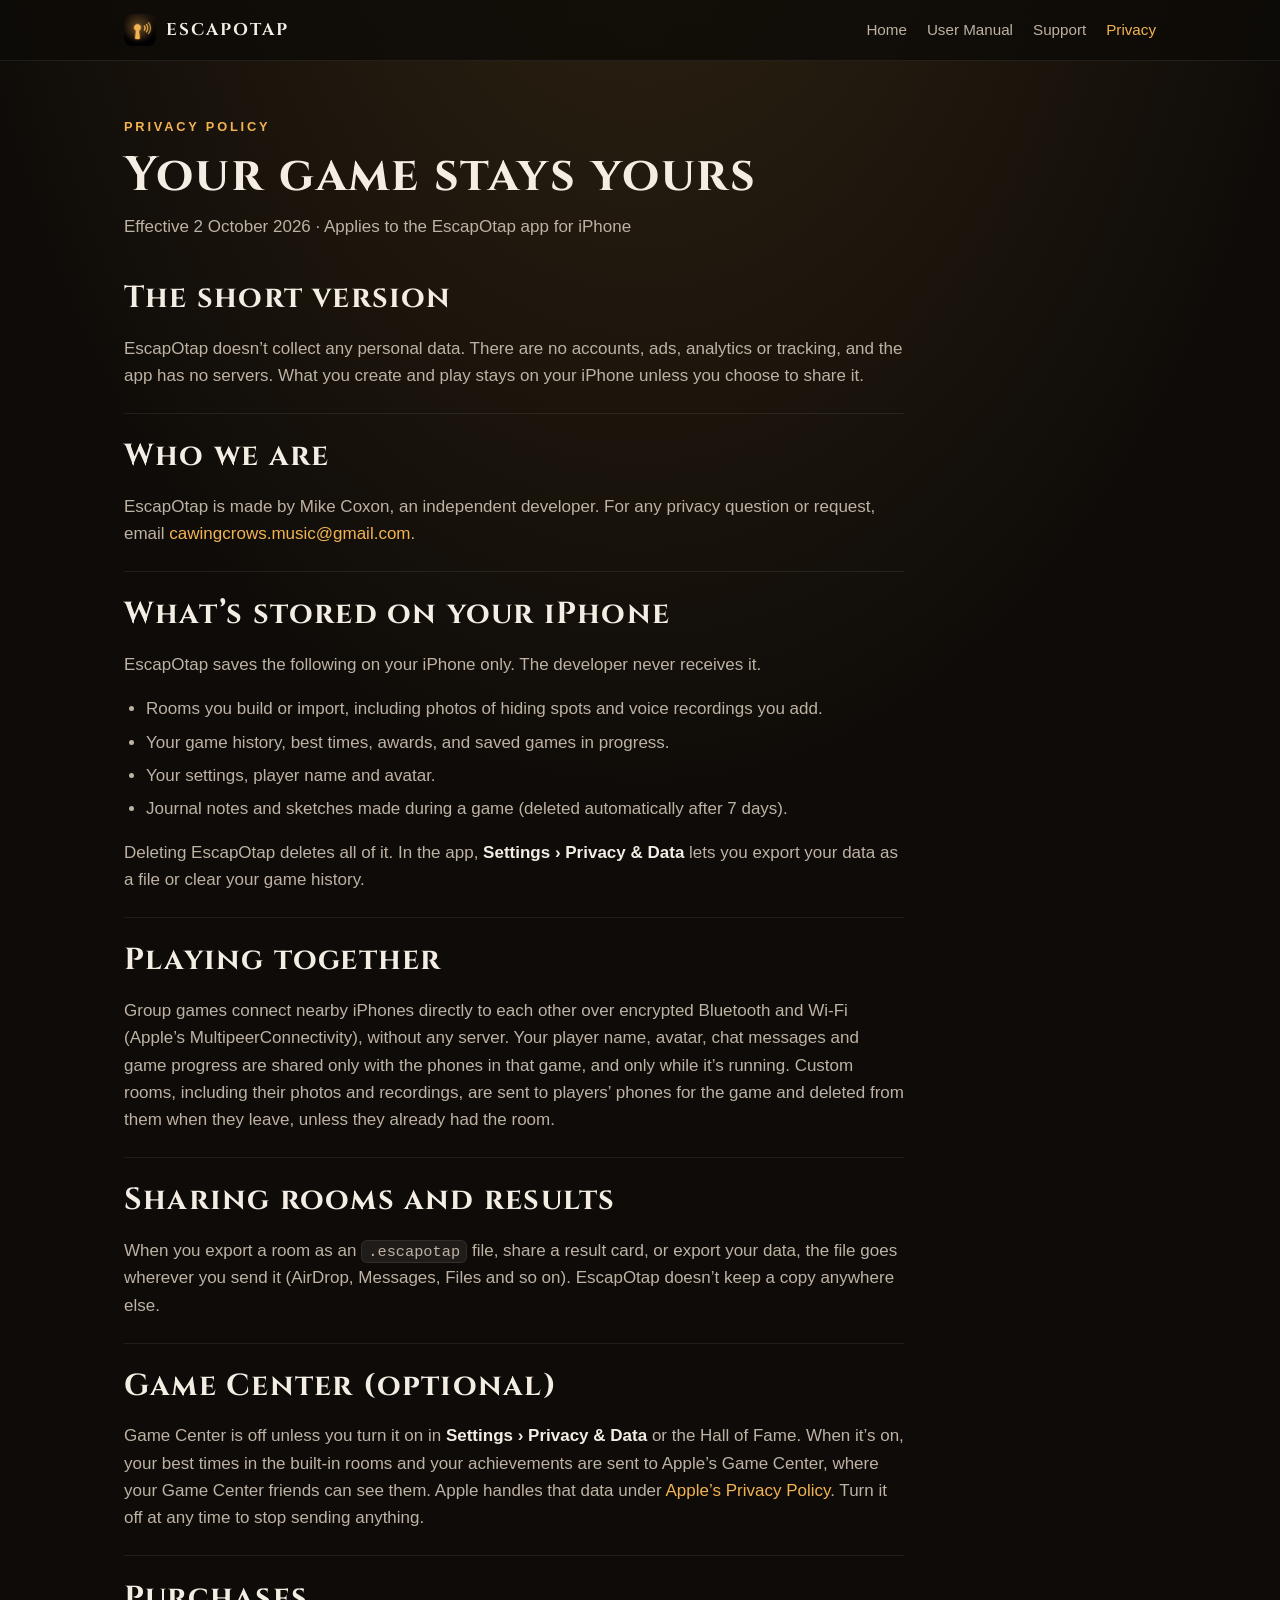
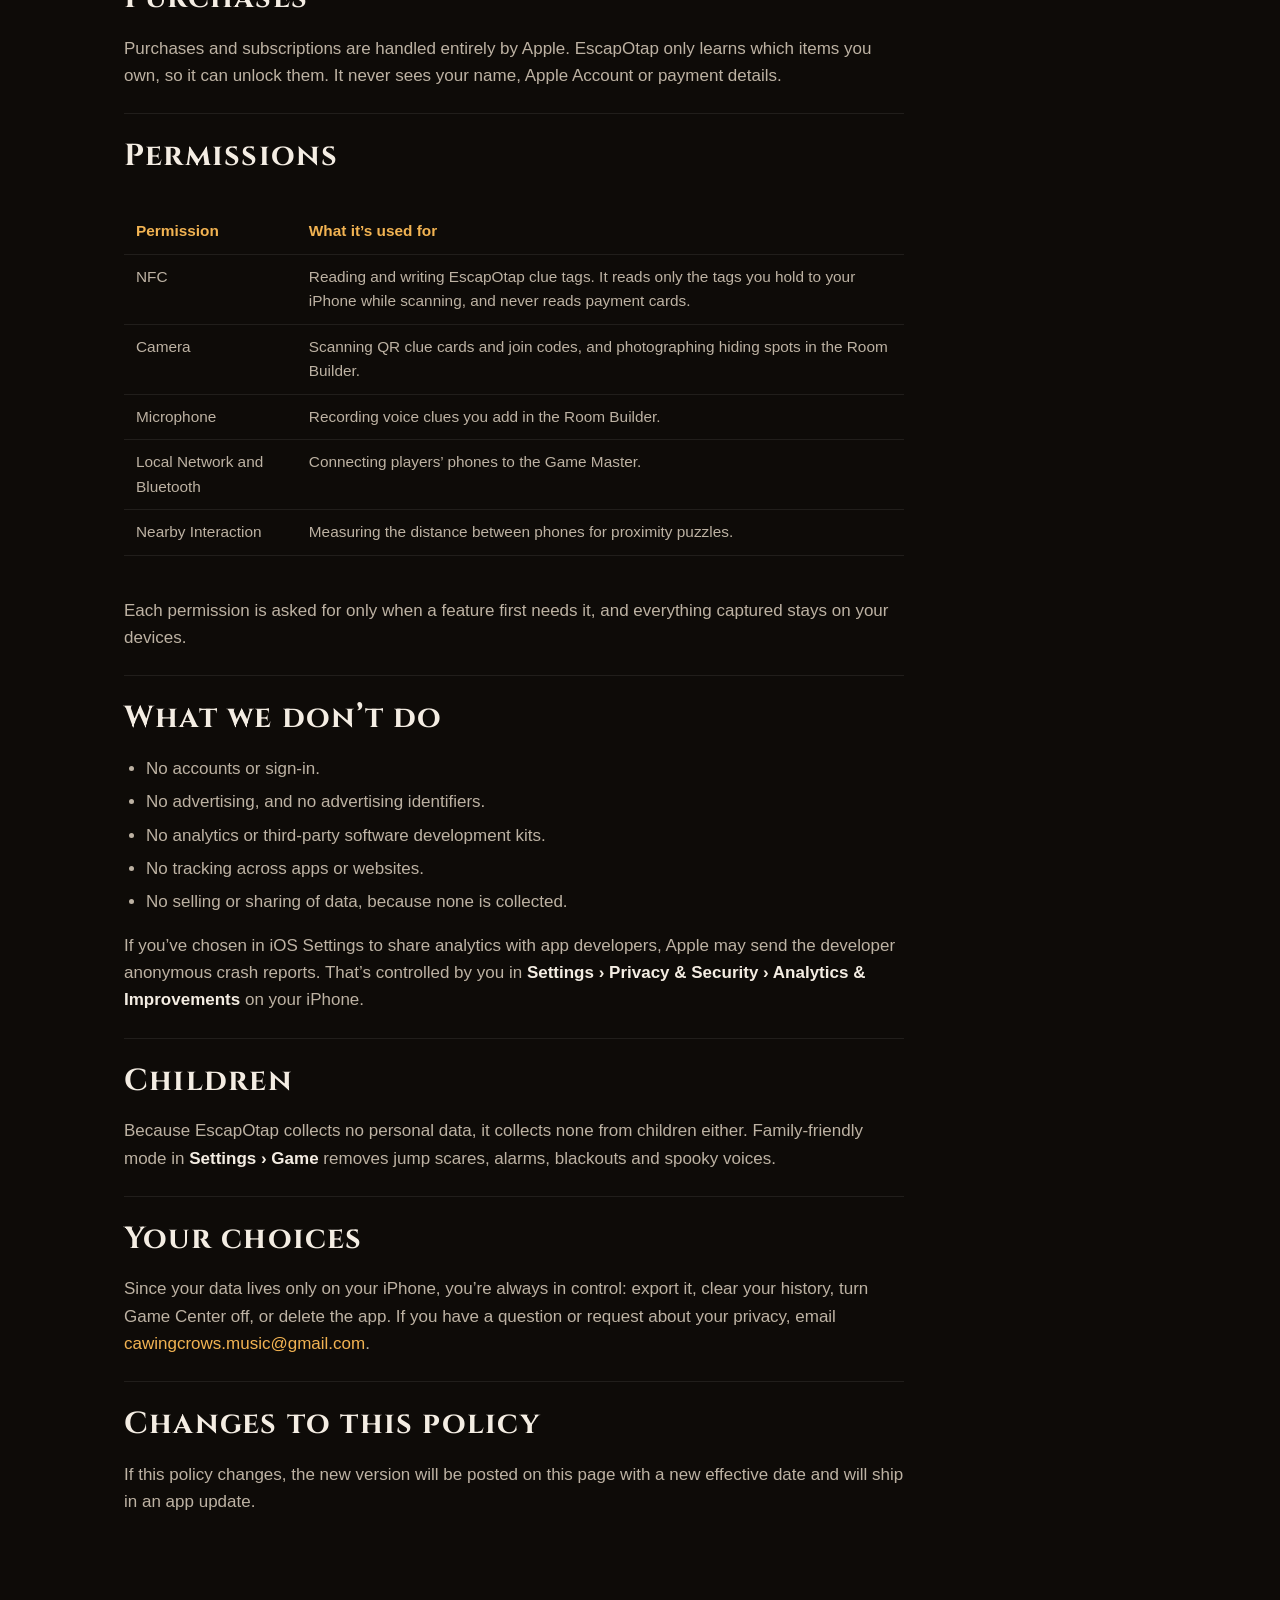
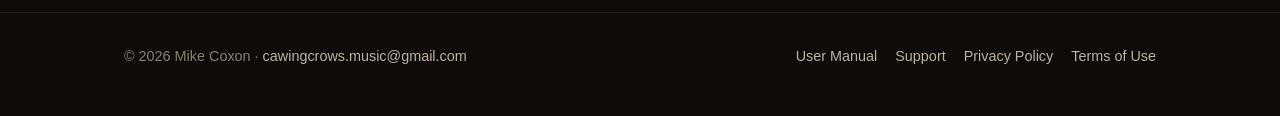
<file: privacy/index.html>
<!DOCTYPE html>
<html lang="en">
<head>
  <meta charset="utf-8">
  <meta name="viewport" content="width=device-width, initial-scale=1">
  <title>Privacy Policy · EscapOtap</title>
  <meta name="description" content="EscapOtap's privacy policy. EscapOtap collects no personal data: no accounts, ads, analytics or tracking.">
  <meta name="theme-color" content="#0e0b08">
  <link rel="icon" href="../assets/favicon.png">
  <link rel="apple-touch-icon" href="../assets/apple-touch-icon.png">
  <link rel="stylesheet" href="../assets/style.css">
</head>
<body>

<header class="site-header">
  <div class="wrap">
    <a class="brand" href="../"><img src="../assets/favicon.png" alt="">ESCAPOTAP</a>
    <nav class="site-nav" aria-label="Main">
      <a href="../">Home</a>
      <a href="../manual/">User Manual</a>
      <a href="../support/">Support</a>
      <a href="./" aria-current="page">Privacy</a>
    </nav>
  </div>
</header>

<main class="wrap">
  <div class="page-head">
    <span class="eyebrow">Privacy Policy</span>
    <h1>Your game stays yours</h1>
    <p>Effective 2 October 2026 · Applies to the EscapOtap app for iPhone</p>
  </div>

  <div class="doc single">
    <article class="article">

      <h2 id="short">The short version</h2>
      <p>EscapOtap doesn’t collect any personal data. There are no accounts, ads, analytics or tracking, and the app has no servers. What you create and play stays on your iPhone unless you choose to share it.</p>

      <h2 id="who">Who we are</h2>
      <p>EscapOtap is made by Mike Coxon, an independent developer. For any privacy question or request, email <a href="mailto:cawingcrows.music@gmail.com">cawingcrows.music@gmail.com</a>.</p>

      <h2 id="device">What’s stored on your iPhone</h2>
      <p>EscapOtap saves the following on your iPhone only. The developer never receives it.</p>
      <ul>
        <li>Rooms you build or import, including photos of hiding spots and voice recordings you add.</li>
        <li>Your game history, best times, awards, and saved games in progress.</li>
        <li>Your settings, player name and avatar.</li>
        <li>Journal notes and sketches made during a game (deleted automatically after 7 days).</li>
      </ul>
      <p>Deleting EscapOtap deletes all of it. In the app, <strong>Settings › Privacy &amp; Data</strong> lets you export your data as a file or clear your game history.</p>

      <h2 id="nearby">Playing together</h2>
      <p>Group games connect nearby iPhones directly to each other over encrypted Bluetooth and Wi-Fi (Apple’s MultipeerConnectivity), without any server. Your player name, avatar, chat messages and game progress are shared only with the phones in that game, and only while it’s running. Custom rooms, including their photos and recordings, are sent to players’ phones for the game and deleted from them when they leave, unless they already had the room.</p>

      <h2 id="sharing">Sharing rooms and results</h2>
      <p>When you export a room as an <code>.escapotap</code> file, share a result card, or export your data, the file goes wherever you send it (AirDrop, Messages, Files and so on). EscapOtap doesn’t keep a copy anywhere else.</p>

      <h2 id="gamecenter">Game Center (optional)</h2>
      <p>Game Center is off unless you turn it on in <strong>Settings › Privacy &amp; Data</strong> or the Hall of Fame. When it’s on, your best times in the built-in rooms and your achievements are sent to Apple’s Game Center, where your Game Center friends can see them. Apple handles that data under <a href="https://www.apple.com/legal/privacy/">Apple’s Privacy Policy</a>. Turn it off at any time to stop sending anything.</p>

      <h2 id="purchases">Purchases</h2>
      <p>Purchases and subscriptions are handled entirely by Apple. EscapOtap only learns which items you own, so it can unlock them. It never sees your name, Apple Account or payment details.</p>

      <h2 id="permissions">Permissions</h2>
      <div class="table-wrap">
        <table>
          <thead><tr><th>Permission</th><th>What it’s used for</th></tr></thead>
          <tbody>
            <tr><td>NFC</td><td>Reading and writing EscapOtap clue tags. It reads only the tags you hold to your iPhone while scanning, and never reads payment cards.</td></tr>
            <tr><td>Camera</td><td>Scanning QR clue cards and join codes, and photographing hiding spots in the Room Builder.</td></tr>
            <tr><td>Microphone</td><td>Recording voice clues you add in the Room Builder.</td></tr>
            <tr><td>Local Network and Bluetooth</td><td>Connecting players’ phones to the Game Master.</td></tr>
            <tr><td>Nearby Interaction</td><td>Measuring the distance between phones for proximity puzzles.</td></tr>
          </tbody>
        </table>
      </div>
      <p>Each permission is asked for only when a feature first needs it, and everything captured stays on your devices.</p>

      <h2 id="nodata">What we don’t do</h2>
      <ul>
        <li>No accounts or sign-in.</li>
        <li>No advertising, and no advertising identifiers.</li>
        <li>No analytics or third-party software development kits.</li>
        <li>No tracking across apps or websites.</li>
        <li>No selling or sharing of data, because none is collected.</li>
      </ul>
      <p>If you’ve chosen in iOS Settings to share analytics with app developers, Apple may send the developer anonymous crash reports. That’s controlled by you in <strong>Settings › Privacy &amp; Security › Analytics &amp; Improvements</strong> on your iPhone.</p>

      <h2 id="children">Children</h2>
      <p>Because EscapOtap collects no personal data, it collects none from children either. Family-friendly mode in <strong>Settings › Game</strong> removes jump scares, alarms, blackouts and spooky voices.</p>

      <h2 id="rights">Your choices</h2>
      <p>Since your data lives only on your iPhone, you’re always in control: export it, clear your history, turn Game Center off, or delete the app. If you have a question or request about your privacy, email <a href="mailto:cawingcrows.music@gmail.com">cawingcrows.music@gmail.com</a>.</p>

      <h2 id="changes">Changes to this policy</h2>
      <p>If this policy changes, the new version will be posted on this page with a new effective date and will ship in an app update.</p>

    </article>
  </div>
</main>

<footer class="site-footer">
  <div class="wrap">
    <span>© 2026 Mike Coxon · <a href="mailto:cawingcrows.music@gmail.com">cawingcrows.music@gmail.com</a></span>
    <nav aria-label="Footer">
      <a href="../manual/">User Manual</a>
      <a href="../support/">Support</a>
      <a href="./">Privacy Policy</a>
      <a href="https://www.apple.com/legal/internet-services/itunes/dev/stdeula/">Terms of Use</a>
    </nav>
  </div>
</footer>

</body>
</html>
</file>
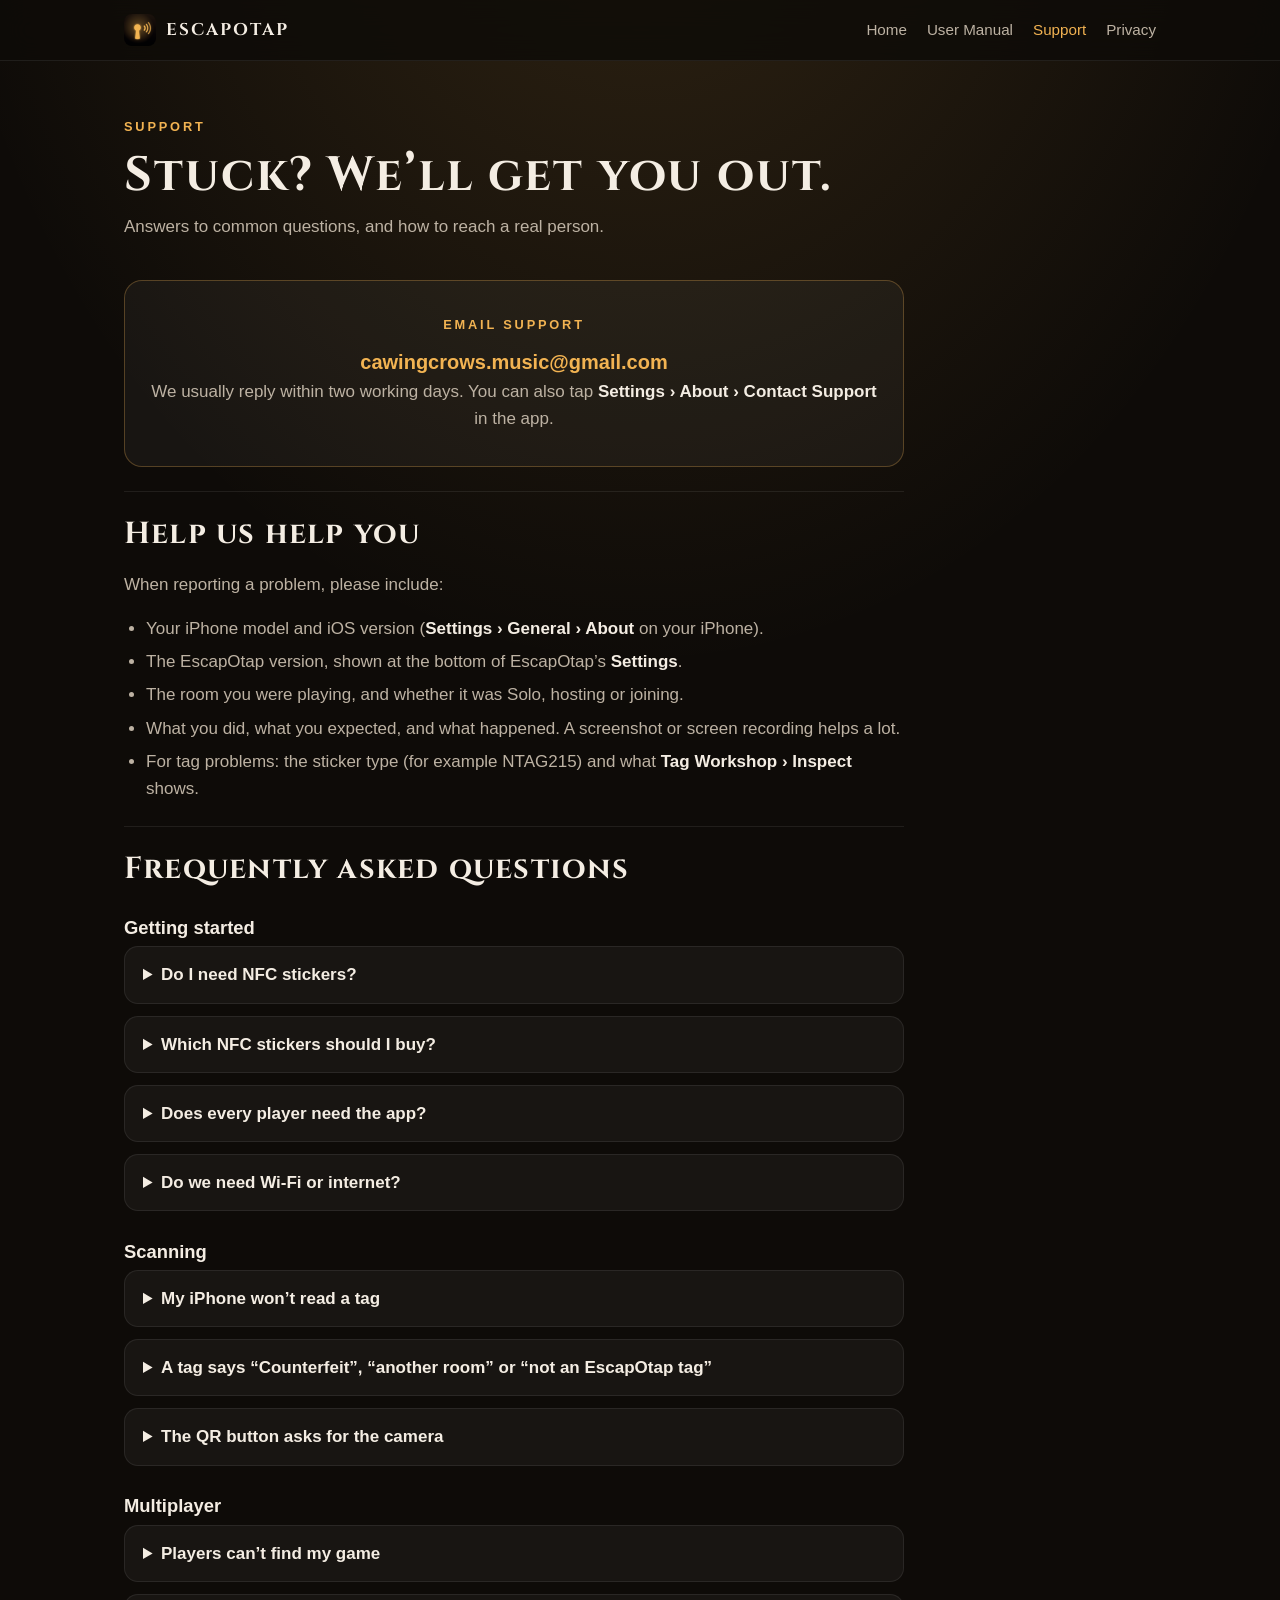
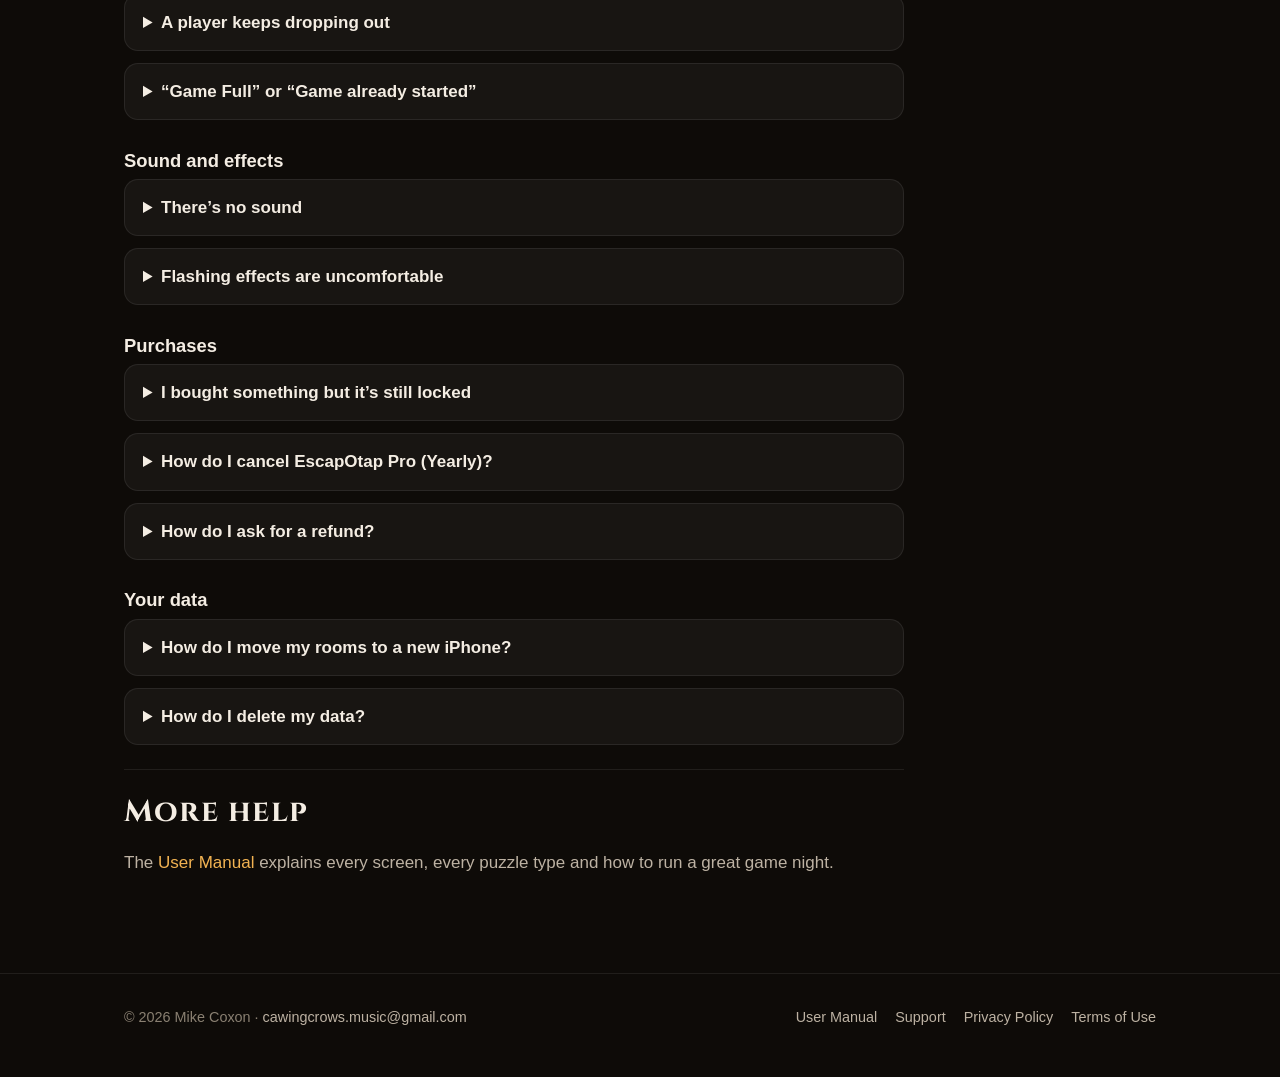
<file: support/index.html>
<!DOCTYPE html>
<html lang="en">
<head>
  <meta charset="utf-8">
  <meta name="viewport" content="width=device-width, initial-scale=1">
  <title>Support · EscapOtap</title>
  <meta name="description" content="Get help with EscapOtap: contact support, troubleshooting, purchases and frequently asked questions.">
  <meta name="theme-color" content="#0e0b08">
  <link rel="icon" href="../assets/favicon.png">
  <link rel="apple-touch-icon" href="../assets/apple-touch-icon.png">
  <link rel="stylesheet" href="../assets/style.css">
</head>
<body>

<header class="site-header">
  <div class="wrap">
    <a class="brand" href="../"><img src="../assets/favicon.png" alt="">ESCAPOTAP</a>
    <nav class="site-nav" aria-label="Main">
      <a href="../">Home</a>
      <a href="../manual/">User Manual</a>
      <a href="./" aria-current="page">Support</a>
      <a href="../privacy/">Privacy</a>
    </nav>
  </div>
</header>

<main class="wrap">
  <div class="page-head">
    <span class="eyebrow">Support</span>
    <h1>Stuck? We’ll get you out.</h1>
    <p>Answers to common questions, and how to reach a real person.</p>
  </div>

  <div class="doc single">
    <article class="article">

      <div class="card contact-card">
        <span class="eyebrow">Email support</span>
        <p class="email"><a href="mailto:cawingcrows.music@gmail.com?subject=EscapOtap%20Support">cawingcrows.music@gmail.com</a></p>
        <p>We usually reply within two working days. You can also tap <strong>Settings › About › Contact Support</strong> in the app.</p>
      </div>

      <h2 id="include">Help us help you</h2>
      <p>When reporting a problem, please include:</p>
      <ul>
        <li>Your iPhone model and iOS version (<strong>Settings › General › About</strong> on your iPhone).</li>
        <li>The EscapOtap version, shown at the bottom of EscapOtap’s <strong>Settings</strong>.</li>
        <li>The room you were playing, and whether it was Solo, hosting or joining.</li>
        <li>What you did, what you expected, and what happened. A screenshot or screen recording helps a lot.</li>
        <li>For tag problems: the sticker type (for example NTAG215) and what <strong>Tag Workshop › Inspect</strong> shows.</li>
      </ul>

      <h2 id="faq">Frequently asked questions</h2>

      <h3>Getting started</h3>
      <details>
        <summary>Do I need NFC stickers?</summary>
        <p>No. Every clue has a QR version. Open <strong>Print Kit</strong>, choose a room and print the clue cards, then use the <strong>QR</strong> button next to SCAN during a game. To try a room with no setup at all, open it in the <strong>Rooms Library</strong> and choose <strong>⋯ › Playtest</strong>.</p>
      </details>
      <details>
        <summary>Which NFC stickers should I buy?</summary>
        <p><strong>NTAG215</strong> stickers are the best choice. NTAG213 and NTAG216 work too (NTAG213 is small, so EscapOtap writes a shorter link-only version). For metal surfaces, buy “anti-metal” tags. MIFARE Classic tags can’t be used with iPhone.</p>
      </details>
      <details>
        <summary>Does every player need the app?</summary>
        <p>In a hosted game, each player uses their own iPhone with EscapOtap installed. Players never need to buy anything: only the Game Master needs to own the room. In Solo Mode, one iPhone is enough for the whole group.</p>
      </details>
      <details>
        <summary>Do we need Wi-Fi or internet?</summary>
        <p>No internet is needed. Phones talk to each other directly, so just keep <strong>Wi-Fi and Bluetooth turned on</strong> (in Control Center or Settings) on every phone. They don’t need to join the same network.</p>
      </details>

      <h3>Scanning</h3>
      <details>
        <summary>My iPhone won’t read a tag</summary>
        <ul>
          <li>Hold the <strong>top edge</strong> of the iPhone flat against the sticker for a second or two. Thick cases and metal behind the sticker can block NFC.</li>
          <li>Make sure the tag was written for this room: <strong>Tag Workshop › Inspect</strong> shows what’s on it.</li>
          <li>Scanning the same tag again within 3 seconds is ignored, and lots of fast scans start a short “too fast” cooldown. Wait a moment and try again.</li>
          <li>If a tag still fails, rewrite it in the Tag Workshop or use its QR card.</li>
        </ul>
      </details>
      <details>
        <summary>A tag says “Counterfeit”, “another room” or “not an EscapOtap tag”</summary>
        <p>Each room signs its own tags. A tag written for a different room, an older version of the app, or another app won’t open this room. Rewrite it with <strong>Tag Workshop › Write</strong> for the room you’re playing. Tags written before the app was renamed EscapOtap need rewriting too.</p>
      </details>
      <details>
        <summary>The QR button asks for the camera</summary>
        <p>QR scanning needs camera access. If you said no earlier, turn it on in your iPhone’s <strong>Settings › Apps › EscapOtap › Camera</strong>.</p>
      </details>

      <h3>Multiplayer</h3>
      <details>
        <summary>Players can’t find my game</summary>
        <ul>
          <li>Everyone needs the same version of EscapOtap. Update from the App Store if anyone is behind.</li>
          <li>Allow <strong>Local Network</strong> access when asked. If you said no, turn it on in your iPhone’s <strong>Settings › Apps › EscapOtap › Local Network</strong> (or <strong>Settings › Privacy &amp; Security › Local Network</strong>).</li>
          <li>Keep Wi-Fi and Bluetooth on, and stay within the same home.</li>
          <li>Players can type the 4-digit code, tap the game under Nearby Games, or scan the Game Master’s QR code with the Camera app.</li>
        </ul>
      </details>
      <details>
        <summary>A player keeps dropping out</summary>
        <p>Locking a phone or switching to another app pauses its connection. EscapOtap keeps the screen awake during games and reconnects by itself when the player comes back. If the app was closed, reopen it and tap <strong>Rejoin</strong> on the Home screen. If the Game Master’s app closed, they can tap <strong>Host a Game › Resume</strong>.</p>
      </details>
      <details>
        <summary>“Game Full” or “Game already started”</summary>
        <p>A game holds up to 8 players plus the Game Master. To let people join after the start, the Game Master turns on <strong>Allow late joining</strong> when setting up the game.</p>
      </details>

      <h3>Sound and effects</h3>
      <details>
        <summary>There’s no sound</summary>
        <p>EscapOtap’s sounds follow your iPhone’s ring/silent switch, so turn silent mode off and raise the volume. Check <strong>Settings › Audio &amp; Haptics</strong> in EscapOtap for the music, effects and voice sliders.</p>
      </details>
      <details>
        <summary>Flashing effects are uncomfortable</summary>
        <p>Turn on <strong>Settings › Display › Reduce flashing</strong>. Blackout flicker, alarm strobes and glitch effects stop, and Morse clues use a gentle on-screen lamp instead of the flashlight. <strong>Family-friendly mode</strong> in Settings › Game also removes scares.</p>
      </details>

      <h3>Purchases</h3>
      <details>
        <summary>I bought something but it’s still locked</summary>
        <p>Open <strong>Settings › EscapOtap Pro &amp; Purchases</strong> and tap <strong>Restore Purchases</strong>. Make sure you’re signed in with the same Apple Account you bought with. Family Sharing members get shared purchases automatically.</p>
      </details>
      <details>
        <summary>How do I cancel EscapOtap Pro (Yearly)?</summary>
        <p>Open your iPhone’s <strong>Settings › [your name] › Subscriptions</strong>, choose EscapOtap Pro and tap Cancel Subscription, at least 24 hours before it renews. You keep Pro until the end of the period you paid for. You can also tap <strong>Manage Subscription</strong> in EscapOtap’s Settings.</p>
      </details>
      <details>
        <summary>How do I ask for a refund?</summary>
        <p>Refunds are handled by Apple. Visit <a href="https://reportaproblem.apple.com">reportaproblem.apple.com</a>, sign in, and choose the purchase.</p>
      </details>

      <h3>Your data</h3>
      <details>
        <summary>How do I move my rooms to a new iPhone?</summary>
        <p>Rooms you build can be exported one at a time: open the room in the Room Builder or Rooms Library and choose <strong>Export .escapotap File</strong>, then AirDrop it to the new iPhone. Purchases come back with <strong>Restore Purchases</strong>.</p>
      </details>
      <details>
        <summary>How do I delete my data?</summary>
        <p>Everything is stored only on your iPhone. <strong>Settings › Privacy &amp; Data › Clear Game History</strong> removes your history, and deleting the app removes everything. See the <a href="../privacy/">privacy policy</a>.</p>
      </details>

      <h2 id="more">More help</h2>
      <p>The <a href="../manual/">User Manual</a> explains every screen, every puzzle type and how to run a great game night.</p>

    </article>
  </div>
</main>

<footer class="site-footer">
  <div class="wrap">
    <span>© 2026 Mike Coxon · <a href="mailto:cawingcrows.music@gmail.com">cawingcrows.music@gmail.com</a></span>
    <nav aria-label="Footer">
      <a href="../manual/">User Manual</a>
      <a href="./">Support</a>
      <a href="../privacy/">Privacy Policy</a>
      <a href="https://www.apple.com/legal/internet-services/itunes/dev/stdeula/">Terms of Use</a>
    </nav>
  </div>
</footer>

</body>
</html>
</file>
<file: assets/style.css>
/* EscapOtap website: noir with a brass glow, matching the app. */

@font-face {
  font-family: "Cinzel";
  src: url("fonts/Cinzel-Variable.ttf") format("truetype");
  font-weight: 400 900;
  font-display: swap;
}

:root {
  color-scheme: dark;
  --bg: #0e0b08;
  --bg-raised: #17120d;
  --panel: rgba(255, 255, 255, 0.045);
  --panel-strong: rgba(255, 255, 255, 0.07);
  --border: rgba(242, 179, 82, 0.28);
  --border-soft: rgba(255, 255, 255, 0.08);
  --brass: #f2b352;
  --brass-deep: #c98a2e;
  --text: #f4ede3;
  --text-2: #bdb2a3;
  --text-3: #8a8072;
  --danger: #e07a5f;
  --radius: 18px;
  --max: 1080px;
  --display: "Cinzel", "Times New Roman", serif;
  --body: -apple-system, BlinkMacSystemFont, "SF Pro Text", "Segoe UI", Roboto, "Helvetica Neue", Arial, sans-serif;
}

* { box-sizing: border-box; }

html { scroll-behavior: smooth; }

body {
  margin: 0;
  background:
    radial-gradient(ellipse 80% 50% at 50% -10%, rgba(242, 179, 82, 0.16), transparent 70%),
    var(--bg);
  color: var(--text);
  font-family: var(--body);
  font-size: 17px;
  line-height: 1.6;
  -webkit-font-smoothing: antialiased;
}

a { color: var(--brass); text-decoration: none; }
a:hover { text-decoration: underline; }

img { max-width: 100%; display: block; }

h1, h2, h3 { line-height: 1.2; }
h1, h2 { font-family: var(--display); letter-spacing: 0.04em; }
h2 { font-size: 1.9rem; margin: 0 0 0.6em; }
h3 { font-size: 1.15rem; margin: 1.6em 0 0.4em; }

code, kbd {
  font-family: ui-monospace, "SF Mono", Menlo, monospace;
  font-size: 0.9em;
  background: var(--panel-strong);
  border: 1px solid var(--border-soft);
  border-radius: 6px;
  padding: 0.1em 0.4em;
}

.wrap { max-width: var(--max); margin: 0 auto; padding-left: 24px; padding-right: 24px; }

/* MARK: Header */

.site-header {
  position: sticky;
  top: 0;
  z-index: 10;
  background: rgba(14, 11, 8, 0.82);
  backdrop-filter: blur(14px);
  -webkit-backdrop-filter: blur(14px);
  border-bottom: 1px solid var(--border-soft);
}
.site-header .wrap {
  display: flex;
  align-items: center;
  justify-content: space-between;
  gap: 16px;
  min-height: 60px;
  flex-wrap: wrap;
}
.brand {
  display: flex;
  align-items: center;
  gap: 10px;
  font-family: var(--display);
  font-weight: 700;
  letter-spacing: 0.12em;
  color: var(--text);
}
.brand img { width: 32px; height: 32px; border-radius: 8px; }
.brand:hover { text-decoration: none; }
.site-nav { display: flex; gap: 20px; flex-wrap: wrap; }
.site-nav a { color: var(--text-2); font-size: 0.95rem; }
.site-nav a[aria-current="page"], .site-nav a:hover { color: var(--brass); text-decoration: none; }

/* MARK: Hero */

.hero { text-align: center; padding: 72px 0 48px; }
.hero .icon {
  width: 132px;
  height: 132px;
  margin: 0 auto 28px;
  border-radius: 30px;
  box-shadow: 0 0 60px rgba(242, 179, 82, 0.35), 0 10px 30px rgba(0, 0, 0, 0.6);
}
.hero h1 {
  font-size: clamp(2.6rem, 7vw, 4.4rem);
  letter-spacing: 0.16em;
  margin: 0;
  background: linear-gradient(180deg, #fff3dc, var(--brass) 70%, var(--brass-deep));
  -webkit-background-clip: text;
  background-clip: text;
  color: transparent;
}
.hero .tagline { font-size: 1.3rem; color: var(--text-2); margin: 12px 0 30px; }
.badge {
  display: inline-flex;
  align-items: center;
  gap: 10px;
  padding: 12px 22px;
  border-radius: 999px;
  border: 1px solid var(--border);
  background: var(--panel);
  color: var(--text);
  font-weight: 600;
}
.badge:hover { text-decoration: none; background: var(--panel-strong); }
.hero .fine { color: var(--text-3); font-size: 0.9rem; margin-top: 14px; }

/* MARK: Sections */

section { padding: 56px 0; }
.section-title { text-align: center; margin-bottom: 36px; }
.section-title p { color: var(--text-2); max-width: 640px; margin: 0 auto; }

.eyebrow {
  display: block;
  color: var(--brass);
  font-size: 0.8rem;
  font-weight: 700;
  letter-spacing: 0.22em;
  text-transform: uppercase;
  margin-bottom: 10px;
}

.grid { display: grid; gap: 18px; grid-template-columns: repeat(auto-fit, minmax(240px, 1fr)); }

.card {
  background: var(--panel);
  border: 1px solid var(--border);
  border-radius: var(--radius);
  padding: 22px;
}
.card h3 { margin-top: 0; }
.card p { color: var(--text-2); margin: 0; }
.card .emoji { font-size: 1.8rem; display: block; margin-bottom: 8px; }

.steps { counter-reset: step; }
.steps .card { position: relative; padding-top: 54px; }
.steps .card::before {
  counter-increment: step;
  content: counter(step);
  position: absolute;
  top: 18px;
  left: 22px;
  width: 28px;
  height: 28px;
  border-radius: 50%;
  background: var(--brass);
  color: #1b1208;
  font-weight: 800;
  display: grid;
  place-items: center;
}

/* MARK: Screenshots */

.shots {
  display: flex;
  gap: 18px;
  overflow-x: auto;
  scroll-snap-type: x mandatory;
  padding: 8px 4px 20px;
}
.shots figure { flex: 0 0 240px; margin: 0; scroll-snap-align: center; }
.shots img {
  border-radius: 28px;
  border: 1px solid var(--border-soft);
  box-shadow: 0 12px 40px rgba(0, 0, 0, 0.55);
}
.shots figcaption { color: var(--text-2); text-align: center; font-size: 0.92rem; margin-top: 10px; }

/* MARK: Tables */

table { width: 100%; border-collapse: collapse; margin: 16px 0 24px; font-size: 0.96rem; }
th, td { text-align: left; padding: 10px 12px; border-bottom: 1px solid var(--border-soft); vertical-align: top; }
th { color: var(--brass); font-weight: 600; }
td { color: var(--text-2); }
.table-wrap { overflow-x: auto; }

/* MARK: Article pages (manual, support, privacy) */

.page-head { padding: 56px 0 8px; }
.page-head h1 { font-size: clamp(2rem, 5vw, 3rem); margin: 0 0 8px; }
.page-head p { color: var(--text-2); margin: 0; }

.doc { display: grid; grid-template-columns: 250px 1fr; gap: 48px; padding: 32px 0 80px; }
.doc.single { grid-template-columns: 1fr; max-width: 780px; }

.toc {
  position: sticky;
  top: 84px;
  align-self: start;
  max-height: calc(100vh - 110px);
  overflow-y: auto;
  font-size: 0.92rem;
  padding-right: 8px;
}
.toc strong { display: block; color: var(--brass); letter-spacing: 0.15em; font-size: 0.75rem; text-transform: uppercase; margin-bottom: 10px; }
.toc ol { list-style: none; margin: 0; padding: 0; }
.toc li { margin: 0 0 6px; }
.toc a { color: var(--text-2); }
.toc a:hover { color: var(--brass); }

.article { min-width: 0; }
.article h2 { padding-top: 24px; margin-top: 24px; border-top: 1px solid var(--border-soft); scroll-margin-top: 80px; }
.article h2:first-child { border-top: 0; margin-top: 0; padding-top: 0; }
.article h3 { scroll-margin-top: 80px; color: var(--text); }
.article p, .article li { color: var(--text-2); }
.article strong { color: var(--text); }
.article ul, .article ol { padding-left: 1.3em; }
.article li { margin-bottom: 6px; }

.note {
  border-left: 3px solid var(--brass);
  background: var(--panel);
  border-radius: 0 12px 12px 0;
  padding: 14px 18px;
  margin: 18px 0;
}
.note p { margin: 0; }
.note.warn { border-left-color: var(--danger); }

.figs {
  display: grid;
  grid-template-columns: repeat(auto-fill, minmax(150px, 200px));
  gap: 22px;
  align-items: start;
  margin: 22px 0 30px;
}
.figs figure { margin: 0; }
.figs a { display: block; }
.figs img {
  width: 100%;
  height: auto;
  border-radius: 22px;
  border: 1px solid var(--border-soft);
  box-shadow: 0 10px 30px rgba(0, 0, 0, 0.5);
  transition: border-color 0.15s;
}
.figs a:hover img { border-color: var(--border); }
.figs figcaption { color: var(--text-3); font-size: 0.86rem; line-height: 1.4; margin-top: 10px; }

details {
  background: var(--panel);
  border: 1px solid var(--border-soft);
  border-radius: 14px;
  padding: 14px 18px;
  margin-bottom: 12px;
}
details[open] { border-color: var(--border); }
summary { cursor: pointer; font-weight: 600; color: var(--text); }
details p, details ul, details ol { margin-bottom: 0; }

.contact-card { text-align: center; padding: 34px 22px; }
.contact-card .email { font-size: clamp(0.95rem, 4.4vw, 1.25rem); font-weight: 700; overflow-wrap: anywhere; }

/* MARK: Footer */

.site-footer { border-top: 1px solid var(--border-soft); padding: 32px 0 48px; color: var(--text-3); font-size: 0.9rem; }
.site-footer .wrap { display: flex; flex-wrap: wrap; gap: 14px 28px; justify-content: space-between; }
.site-footer nav { display: flex; gap: 18px; flex-wrap: wrap; }
.site-footer a { color: var(--text-2); }

/* MARK: Small screens */

@media (max-width: 820px) {
  .doc { grid-template-columns: 1fr; gap: 0; }
  .toc { position: static; max-height: none; border: 1px solid var(--border-soft); border-radius: 14px; padding: 16px; margin-bottom: 28px; }
  .site-nav { gap: 14px; }
  .contact-card { padding: 26px 14px; }
}

@media (max-width: 480px) {
  .figs { grid-template-columns: 1fr 1fr; gap: 16px; }
  .figs img { border-radius: 16px; }
}

/* MARK: Print (the manual prints cleanly) */

@media print {
  body { background: #fff; color: #111; font-size: 11pt; }
  .site-header, .site-footer, .toc, .no-print { display: none !important; }
  .doc { display: block; padding: 0; }
  .article p, .article li, td, .page-head p { color: #222; }
  .article strong, .article h3, th { color: #000; }
  h1, h2 { color: #000; -webkit-text-fill-color: #000; }
  a { color: #000; }
  .note, details, .card { background: none; border-color: #999; }
  details > *:not(summary) { display: block; }
  .article h2 { break-before: page; border: 0; }
  .article h2:first-child { break-before: avoid; }
  .figs { grid-template-columns: repeat(auto-fill, 4.2cm); gap: 0.5cm; }
  .figs figure { break-inside: avoid; }
  .figs img { box-shadow: none; border-color: #999; }
  .figs figcaption { color: #444; }
}
</file>
